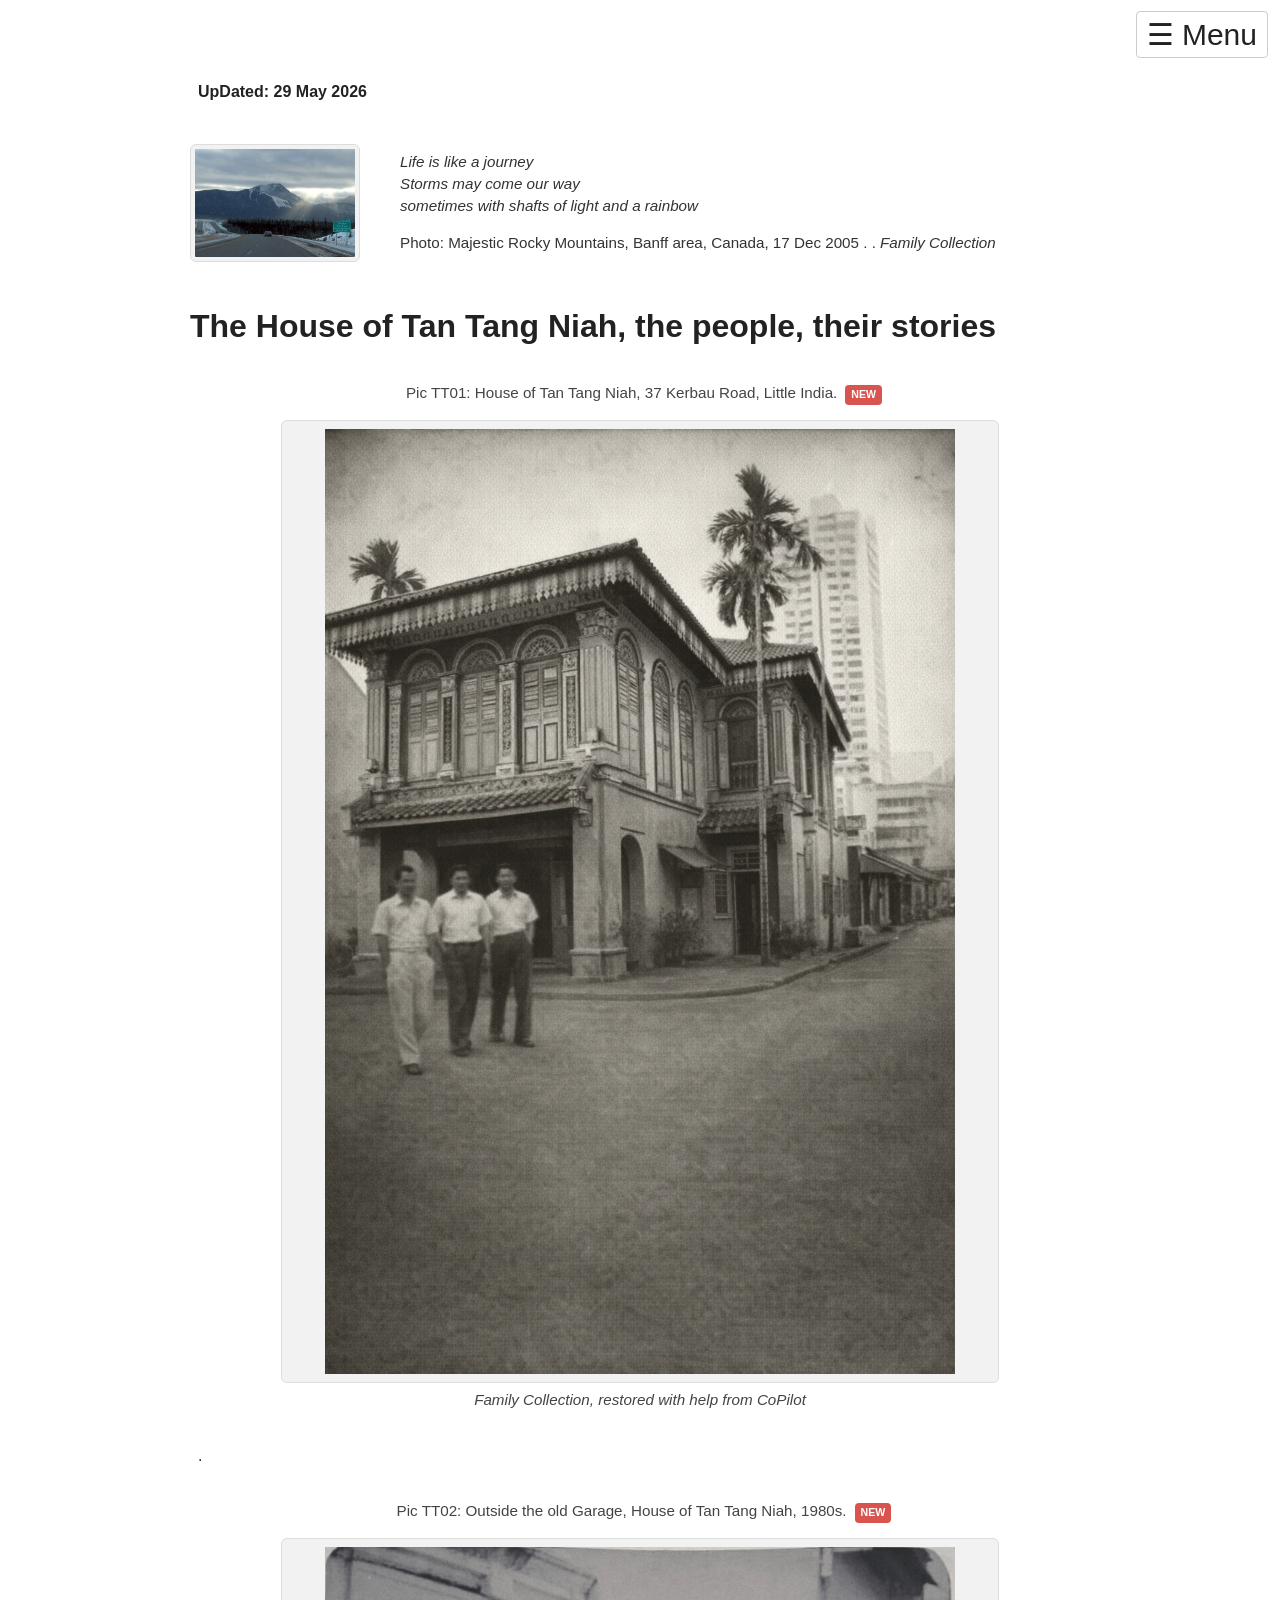
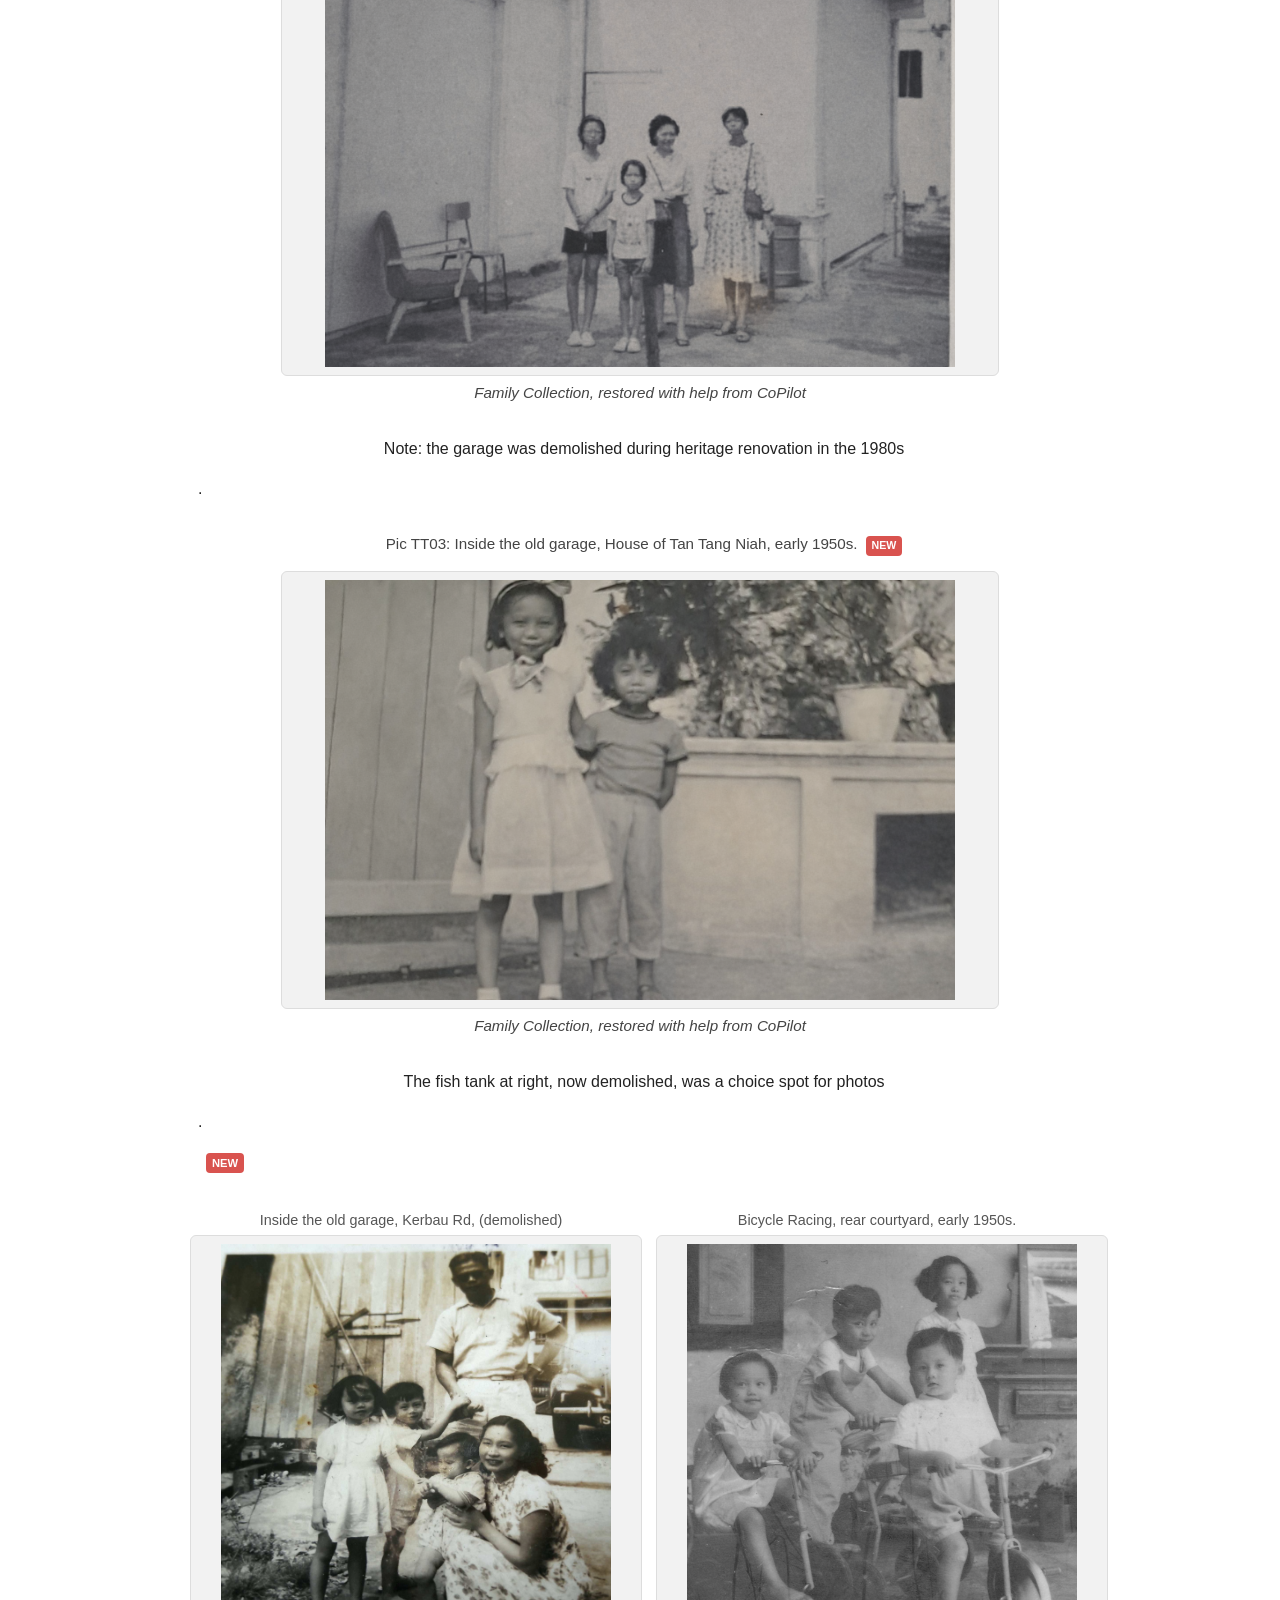
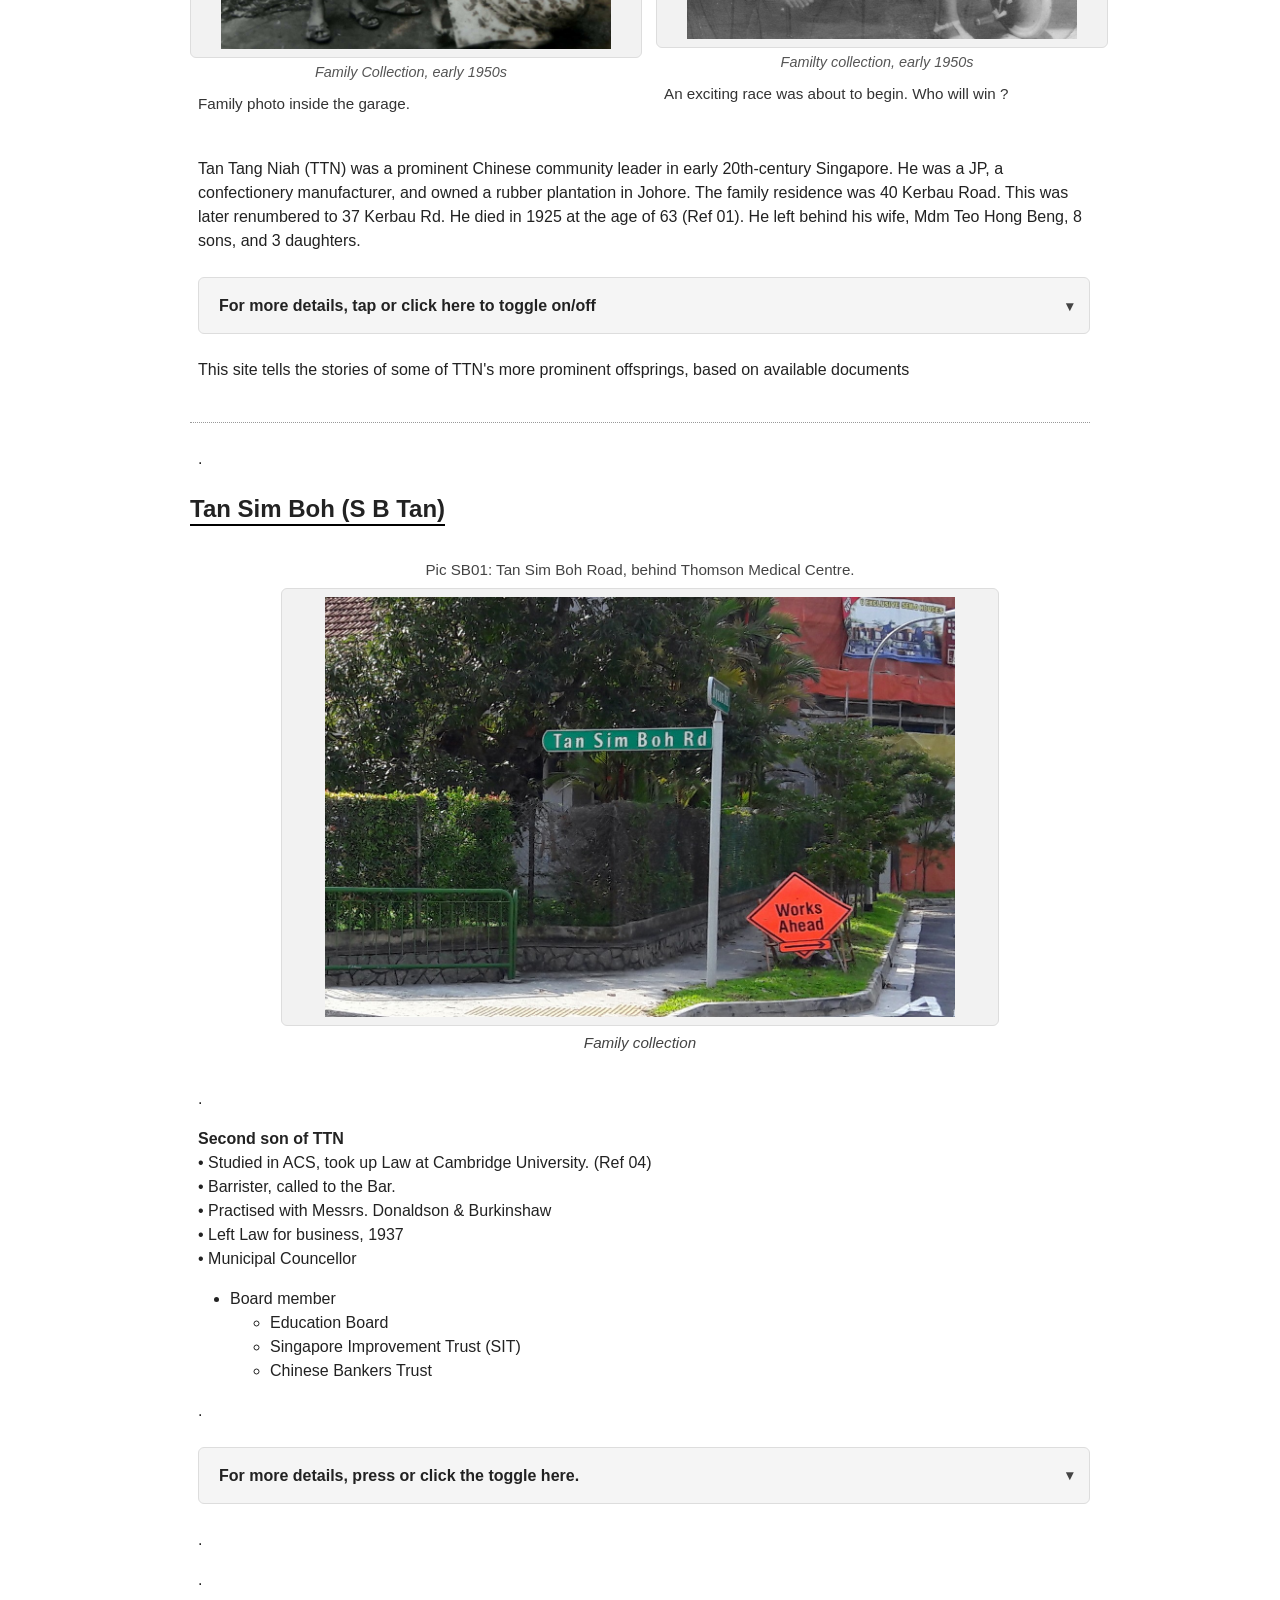
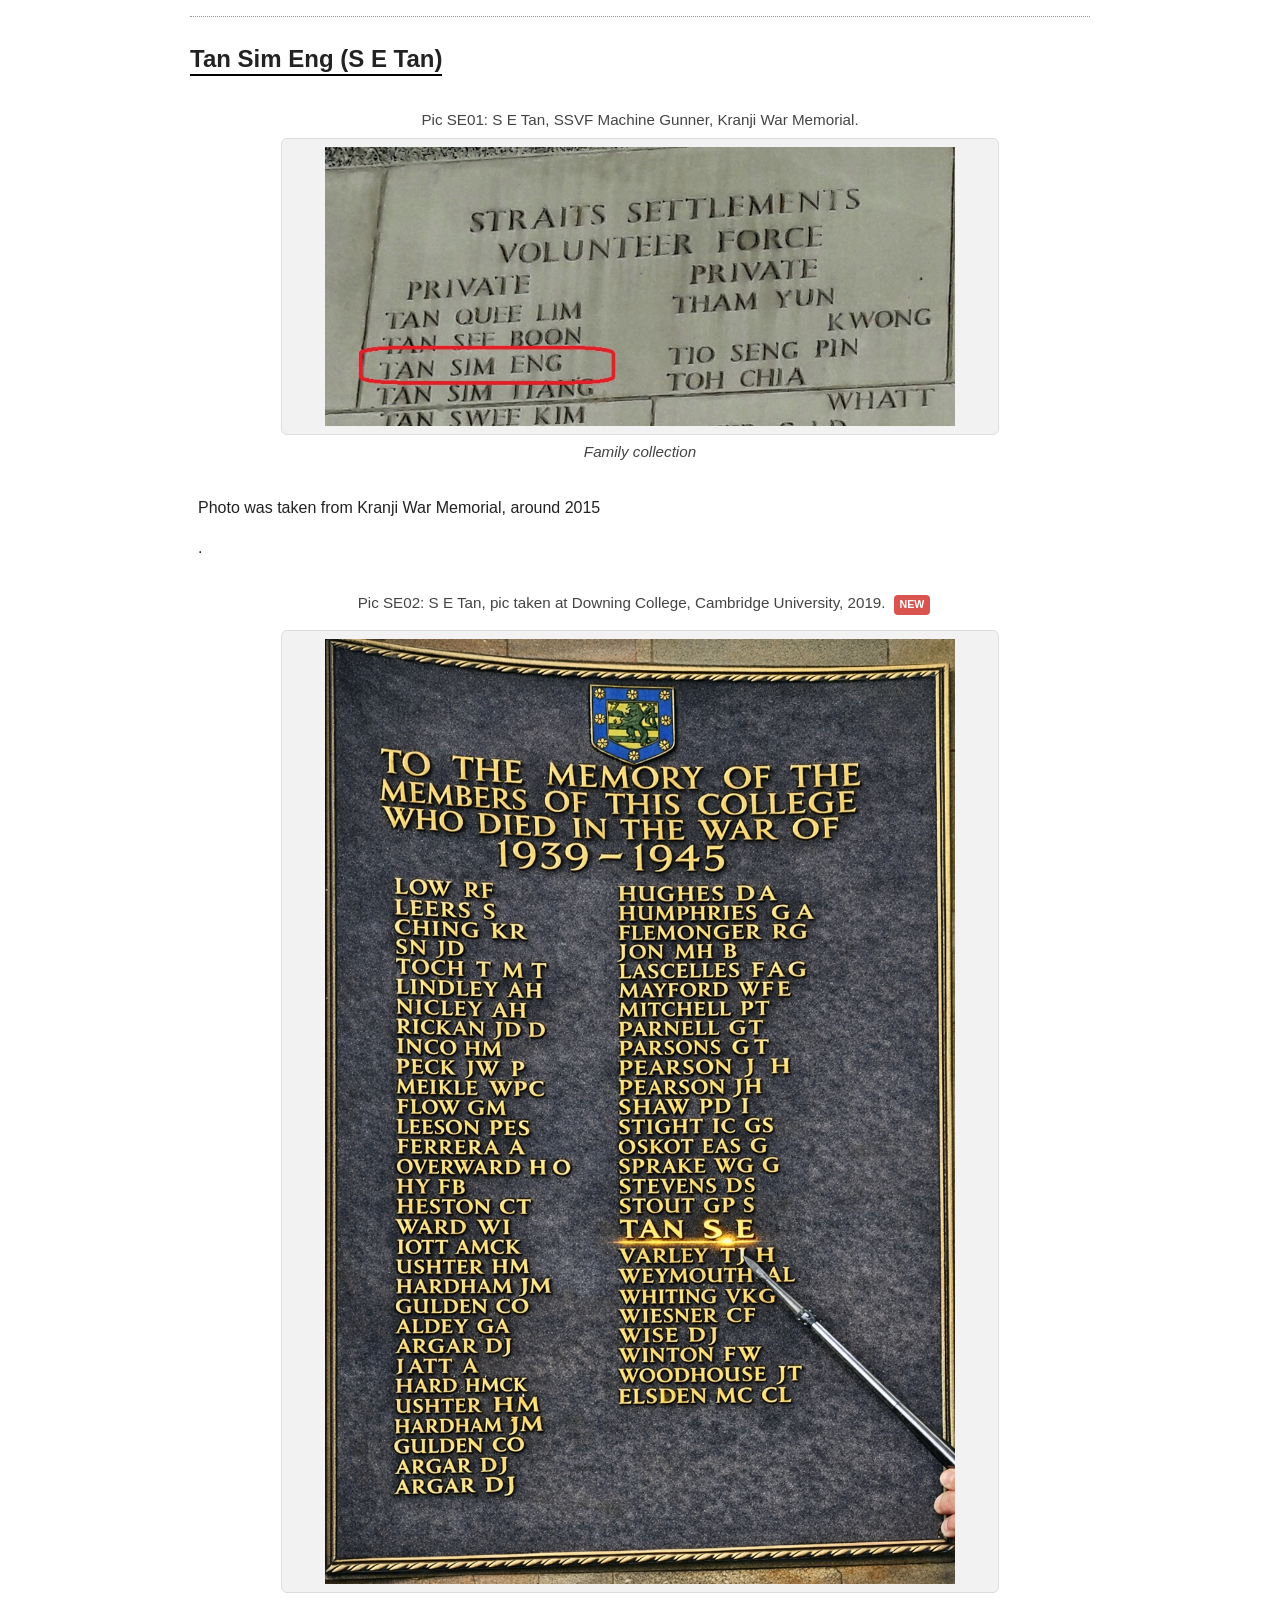
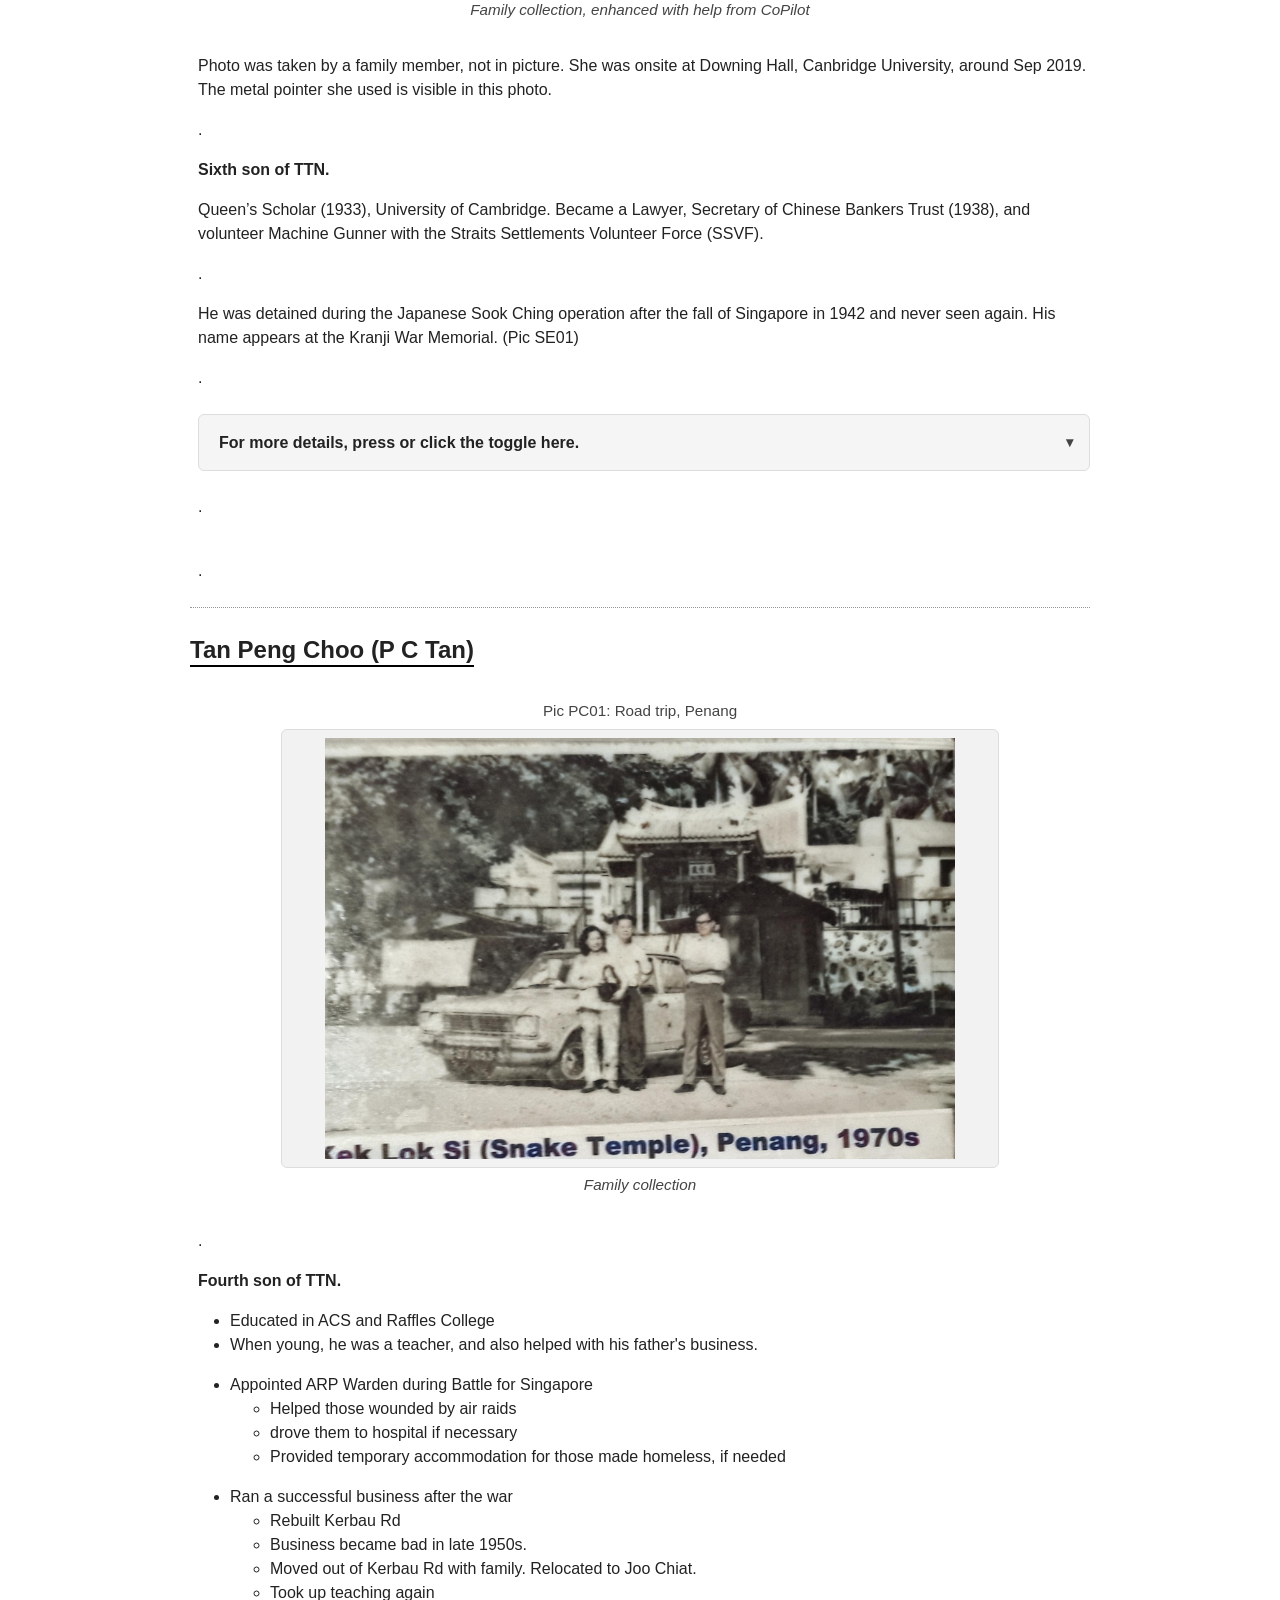
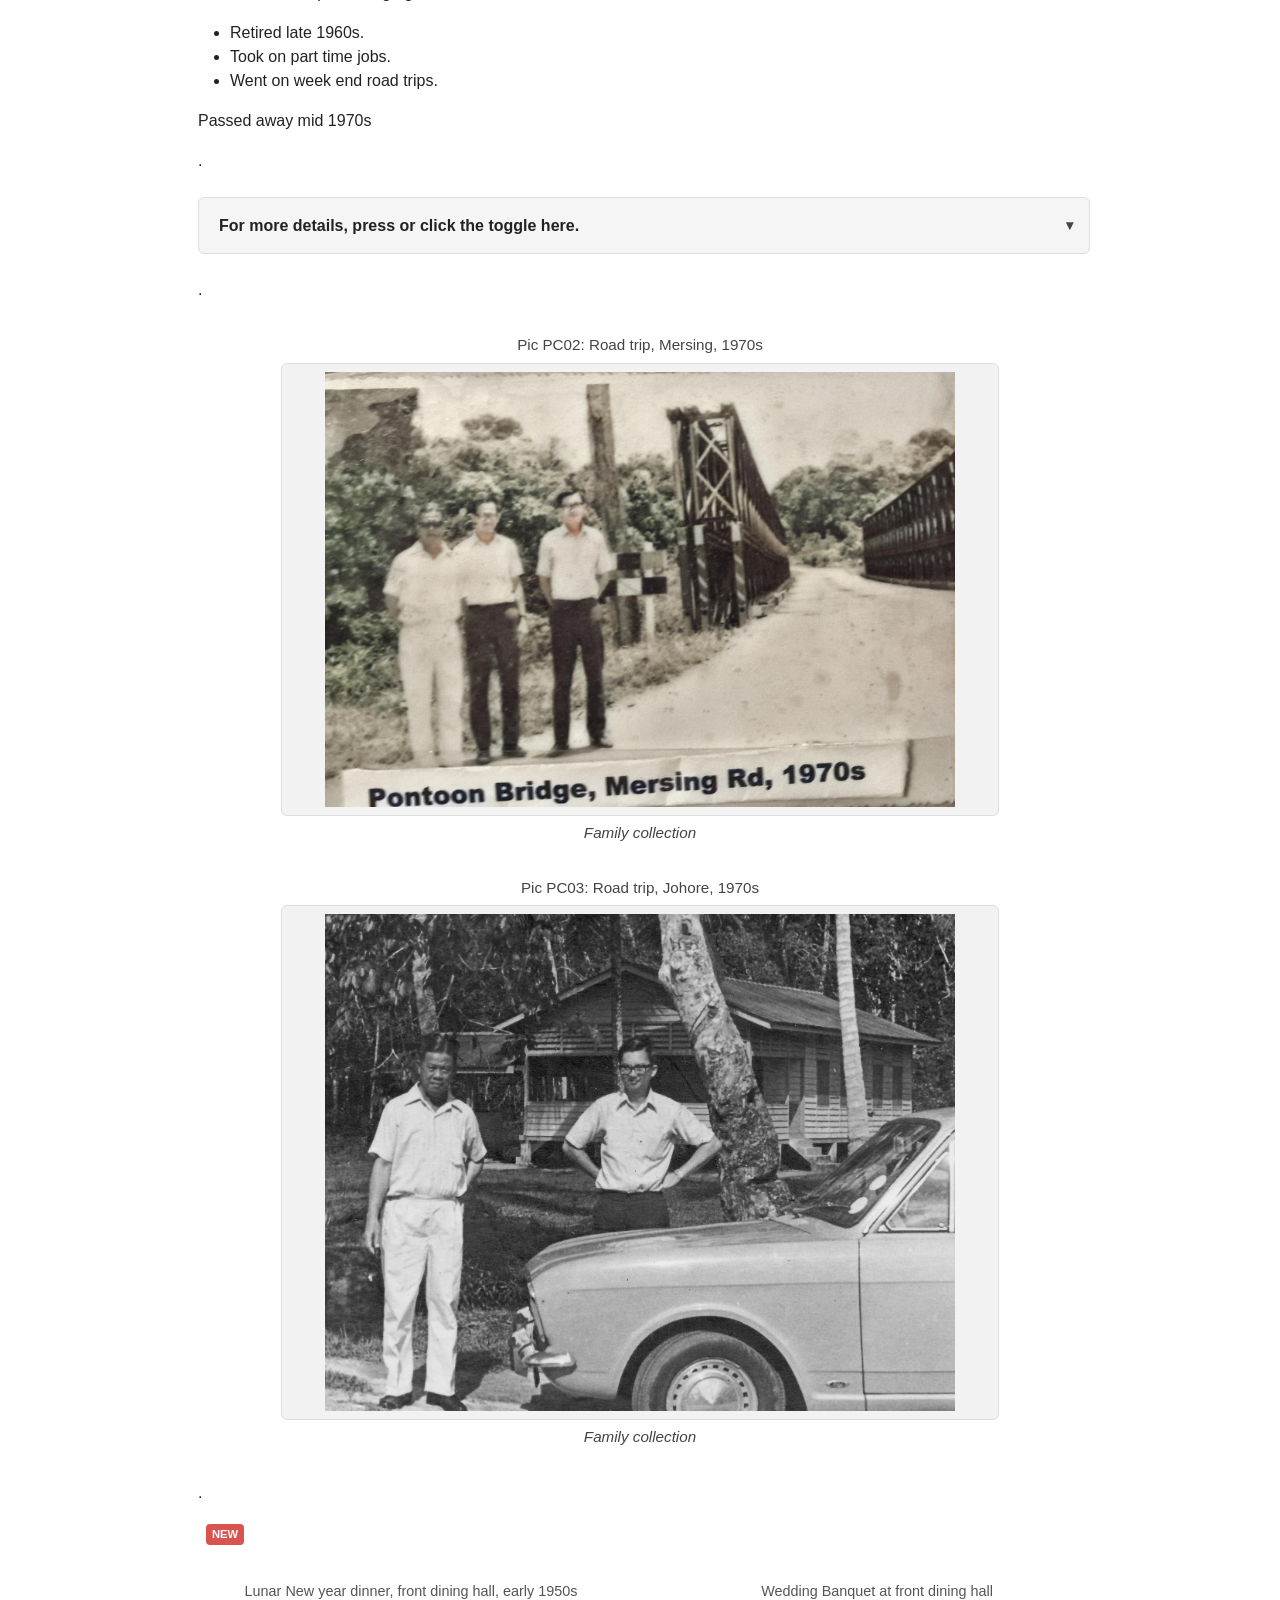
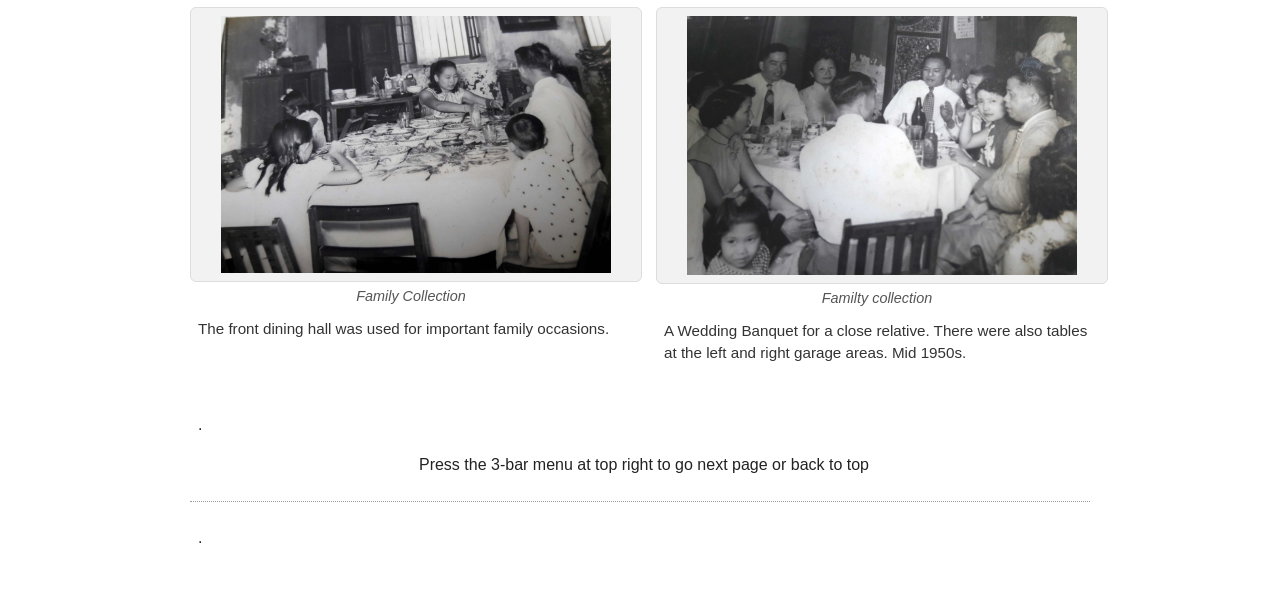
<file: index.html>
<!DOCTYPE html>
<html lang="en">

<head>
  <meta charset="UTF-8">
  <meta http-equiv="Content-Security-Policy"
      content="
        default-src 'self';
        script-src 'self';
        style-src 'self' 'unsafe-inline' blob:;
        img-src 'self';
        object-src 'none';
        base-uri 'self';
        frame-ancestors 'none';
      ">
  <meta http-equiv="X-Content-Type-Options" content="nosniff">
  <meta http-equiv="Referrer-Policy" content="no-referrer">
  <meta http-equiv="Permissions-Policy" content="geolocation=(), microphone=(), camera=()">

  <meta charset="UTF-8">
  <meta name="viewport" content="width=device-width, initial-scale=1">

  <title>TTN78 – Tan Family, People, Places, Stories Archive</title>

  <meta name="description" content="A historical and photographic archive documenting the Tan family’s stories, featuring rare images, locations, and Singapore history.">

  <link rel="canonical" href="https://SgHist78.github.io/ttn78/">

  <!-- Open Graph -->
  <meta property="og:title" content="TTN78 – Tan Family, the People, Places and Stories Archive">
  <meta property="og:description" content="A curated archive of Tan family history, early Singapore photographs, and heritage research.">
  <meta property="og:type" content="website">
  <meta property="og:url" content="https://SgHist78.github.io/ttn78/">
  <meta property="og:image" content="https://SgHist78.github.io/ttn78/img1/c-icon.jpg">

  <!-- Twitter Card -->
  <meta name="twitter:card" content="summary_large_image">
  <meta name="twitter:title" content="TTN78 – Tan Family Historical Archive">
  <meta name="twitter:description" content="A curated archive of Tan family history, stories, early Singapore photographs, and heritage research.">
  <meta name="twitter:image" content="https://SgHist78.github.io/ttn78/img1/c-icon.jpg">

  <!-- Optional favicon -->
<!-- link rel="icon" type="image/png" sizes="32x32" href="img1/c-icon.jpg" -->

  <!-- Structured Data: WebPage -->
  <script type="application/ld+json">
  {
    "@context": "https://schema.org",
    "@type": "WebPage",
    "name": "TTN78 – Tan Family Historical Archive",
    "description": "A historical and photographic archive documenting the Tan family’s stories, featuring rare images, locations, and Singapore history.",
    "url": "https://SgHist78.github.io/ttn78/",
    "image": "https://SgHist78.github.io/ttn78img1/c-icon-1.jpg"
  }
  </script>


  <title>The House of Tan Tang Niah, the people, their stories</title>
  <meta name="viewport" content="width=device-width, initial-scale=1">

  <!-- Externalised CSS -->
  <link rel="stylesheet" href="style.css">
  

  <!-- Externalised JS -->
  <script src="Script.js" defer></script>
</head>

<body>
<div class="hamburger-wrapper fixed-hamburger">
    <input type="checkbox" id="hamburger-toggle">
    <label for="hamburger-toggle" class="hamburger-icon">&#9776; Menu</label>

    <div class="hamburger-panel">
        <a href="index.html">Pg1: TTN Home Page</a>
        <a href="story3.html">Pg2: Ghosts ?  and More Heritage Photos</a>
        <a href="story2.html">Pg3: Farrer Park area and pioneer NS</a>
        <a href="index-UK.html">Pg4: Self Drive UK Trip, early 1980s</a>
    </div>
</div>

<div class="story-container">
   <p id="center-text"><strong>UpDated: 29 May 2026</strong><br></p>

<div class="grid-side-by-side small-image">
    <img src="img1/c-icon-1.jpg">
    <div><p><em>Life is like a journey<br>
            Storms may come our way<br>
            sometimes with shafts of light and a rainbow</em></p>
         <p>Photo: Majestic Rocky Mountains, Banff area, Canada, 17 Dec 2005 . . <em>Family Collection</em></p>
    </div>  
</div>

  <h1>The House of Tan Tang Niah, the people, their stories</h1>  

     <figure class="figure-block">
        <figcaption class="caption-large"><p class="new-item">
      Pic TT01: House of Tan Tang Niah, 37 Kerbau Road, Little India.</p>
        </figcaption>
        <div class="img-frame">
      <img src="img1/KerbauRd5.png" alt="House of Tan Tang Niah" >
        </div>
        <figcaption class="caption-large">
      <em>Family Collection, restored with help from CoPilot</em>
        </figcaption>
     </figure>
<p>.</p>
    <figure class="figure-block">
        <figcaption class="caption-large"><p class="new-item">
      Pic TT02: Outside the old Garage, House of Tan Tang Niah, 1980s.</p>
        </figcaption>
        <div class="img-frame">
      <img src="img1/Kerbau-gate-3.png" alt="Outside the old gate, 1980s" >
        </div>
        <figcaption class="caption-large">
      <em>Family Collection, restored with help from CoPilot</em>
        </figcaption>
   </figure>
<p class="center-text">Note: the garage was demolished during heritage renovation in the 1980s</p>
<p>.</p>

    <figure class="figure-block">
        <figcaption class="caption-large"><p class="new-item">
      Pic TT03: Inside the old garage, House of Tan Tang Niah, early 1950s.</p>
        </figcaption>
        <div class="img-frame">
      <img src="img1/Kerbau-tank-2.png" alt="Inside the old garage, early 1950s" >
        </div>
        <figcaption class="caption-large">
      <em>Family Collection, restored with help from CoPilot</em>
        </figcaption>
     </figure>
<p class="center-text">The fish tank at right, now demolished, was a choice spot for photos</p>
<p>.</p>
<p class="new-item">
<div class="two-pics-row">
<!--Left PIC -->
        <div class="pic-box">
        <div class="caption-top">Inside the old garage, Kerbau Rd, (demolished) </div>

        <div class="img-frame equal-height">
      <img src="img2/garagedoor.jpg" alt="Old garage at Kerbau Rd">
        </div>

        <div class="caption-bottom"><em>Family Collection, early 1950s</em></div>

    <p class="pic-comment">
      Family photo inside the garage.
    </p>
       </div>  <!-- pic box -->

  <!-- RIGHT PIC -->
       <div class="pic-box">
       <div class="caption-top">Bicycle Racing, rear courtyard, early 1950s.</div>

       <div class="img-frame equal-height">
      <img src="img2/cycle.jpg" alt="cycle race rear courtyard">
       </div>

      <div class="caption-bottom"><em>Familty collection, early 1950s</em></div>

    <p class="pic-comment">
      An exciting race was about to begin. Who will win ?
    </p>
      </div>  <!-- pic box -->

    </div>  <!-- 2 pics row -->


    <div class="section">
    
 
    <p>Tan Tang Niah (TTN) was a prominent Chinese community leader in early 20th‑century Singapore. He was a JP, a confectionery manufacturer, and owned a rubber plantation in Johore. The family residence was 40 Kerbau Road. This was later renumbered to 37 Kerbau Rd. He died in 1925 at the age of 63 (Ref 01). He left behind his wife, Mdm Teo Hong Beng, 8 sons, and 3 daughters.</p>
   

<div class="text-blob">
  <input type="checkbox" id="blob1" class="blob-toggle">

  <label for="blob1" class="blob-summary">
    For more details, tap or click here to toggle on/off
  </label>

  <div class="blob-content">
    <p> Positions he held included :</p>
    <ul>
      <li> President of Chung Cheng School</li>
      <li> assisted in Cheong Poon Girls School </li>
      <li> Hon Treasurer of Chinese High School</li>  
      <li> an active member of the Chinese Chamber of Commerce</li>
      <li> President of Poh Chek Kiong association</li>
      <li> member of Poh Leong association</li>
      <li> a Justice of the Peace (JP)</li>
    </ul>

<p>Ref 01: Orbiturary<em>Straits Times 1 Jul 1925 pg 8</em></p>
    <p>TTN married Mdm Teo Hong Beng , to whom he bequeathed the family home at 37 Kerbau Rd. This home was later designated a National Monument and acquired by the Singapore Government.</p>
    <p> Mdm Teo Hong Beng passed away 30 Jun 1940.(Ref 02)</p>
<p>Ref 02: Orbituary - Mrs Tan Tang Niah.<em>Straits Times 2 Jul 1940 pg 2</em></p>
<p> Sons and daughters of Tang Tang Niah</p>
<p> Note: Tan Boon Chiat, in the Table below, was TTN's son from his first wife</p>
<span style="border-bottom: 2px solid #000; padding-bottom: 2px;">
  <strong>Sons and Daughters of TTN</strong>
</span>

<table class="family-table">
  <tr><th>Sons</th><th>Daughters</th></tr>
  <tr><td>Tan Boon Chiat</td><td>Tan Biau Eng (Mrs Kang Tiang Kim)</td></tr>
  <tr><td>Tan Sim Boh</td><td>Tan Biau Hwa (Mrs Cheong Ann Sim)</td></tr>
  <tr><td>Tan Sim Teck</td><td>Tan Biau Luan (Mrs Lim Peng Han)</td></tr>
  <tr><td>Tan Peng Choo</td><td></td></tr>
  <tr><td>Tan Sim Keng</td><td></td></tr>
  <tr><td>Tan Sim Eng</td><td></td></tr>
  <tr><td>Tan Kim Hoe</td><td></td></tr>
  <tr><td>Tan Kim Guan</td><td></td></tr>
</table>
  
  </div>   <!-- blob-content -->
</div>     <!-- text-blob -->

 <p>This site tells the stories of some of TTN's more prominent offsprings, based on available documents</p>

</div> <!-- section -->

<div class="dotted-divider"></div>
<p>.</p>

  <!-- S. B. Tan -->
  <div class="section">
    <h2> <span style="border-bottom: 2px solid #000; padding-bottom: 2px;">
             <strong>Tan Sim Boh (S B Tan)</strong> 
         </span>
    </h2>

    <figure class="figure-block">     
      <figcaption class="caption-large">
        Pic SB01: Tan Sim Boh Road, behind Thomson Medical Centre. 
      </figcaption>
      <div class="img-frame">
        <img src="img1/tsbRd.jpg" alt="Tan Sim Boh" >
      </div>
      <figcaption class="caption-large">
        <em>Family collection</em>
      </figcaption>
    </figure>
<p>.</p>
    <p><strong>Second son of TTN</strong><br>
    • Studied in ACS, took up Law at Cambridge University. (Ref 04)<br>
    • Barrister, called to the Bar.<br>
    • Practised with Messrs. Donaldson & Burkinshaw<br>
    • Left Law for business, 1937<br>
    • Municipal Councellor</p>
    <ul>
      <li>Board member</li>
       <ul>
        <li>Education Board</li>
        <li>Singapore Improvement Trust (SIT)</li>
        <li>Chinese Bankers Trust</li>
       </ul>
    </ul>
 <p>.</p>
<div class="text-blob">
  <input type="checkbox" id="blob2" class="blob-toggle">

  <label for="blob2" class="blob-summary">
    For more details, press or click the toggle here.
  </label>   
  <div class="blob-content">
     <p><strong>Public Service</strong><br>
    • Municipal Commissioner (Ref 03)<br>
    • Board member Education Board, 1941 (Ref 05)<br>
    • Board member, Singapore Improvement Trust (SIT) (Ref 06)<br>
    • Board member, Chinese Bankers Trust Co (Ref 07)<br>
    • Justice of the Peace (JP)</p>
<p>.</p>
<p>Ref 03: S B Tan, 34, youngest Municipal Commissioner.<em>Malaya Tribune, 23 Oct 1935, Pg 19</em><br>
Ref 04: S B, ACS old boy gives talk <em>Malaya Tribune, 20 Jun 1923, Pg 6</em><br>
Ref 05: Education Board Member <em>Straits Times, 11 Jan 1941, Pg 11</em><br>
 Ref 06: Singapore Improvement Trust (SIT) <em>Straits Times, 26 Aug 1939, Pg 14.</em><br>
 Ref 07: Bankers' Meeting <em>Malaya Tribune, 6 Oct 1938, Pg 20</em></p>
<p>.</p>
    <p><strong>Military Service</strong></p>
    <ul>
    <li>Captain, Chinese Company, Singapore Volunteer Corps (S.V.C.).</li>
    <li> Died February 1942 during the Battle of Singapore.</li>
    </ul>
    <p><strong>Personal Life</strong></p>
    <p>Married Margaret Chang on 14 October 1933 in Shanghai.
    Tan Sim Boh Road, behind Thomson Medical Centre, is named in his honour.
    </p>
  </div> <!-- blob content -->
</div>  <!-- blob text -->
<p>.</p>

</section> <!-- s b tan -->
<p>.</p>

<div class="dotted-divider"></div>
  <!-- S. E. Tan -->

<div class="section">
    <h2>
        <span style="border-bottom: 2px solid #000; padding-bottom: 2px;">
             <strong>Tan Sim Eng (S E Tan)</strong> 
         </span>
    </h2>


</h2>

    <figure class="figure-block">
      <figcaption id="SE01" class="caption-large">
        Pic SE01: S E Tan, SSVF Machine Gunner, Kranji War Memorial. 
      </figcaption>
      <div class="img-frame">
        <img src="img1/SE1.jpg" alt="Tan Sim Eng" >
      </div>
      <figcaption class="caption-large">
        <em>Family collection</em>
      </figcaption>
    </figure>
<p id="center-text">Photo was taken from Kranji War Memorial, around 2015</p>
<p>.</p>
 <figure class="figure-block">
      <figcaption id="SE02" class="caption-large"><p class="new-item">
        Pic SE02: S E Tan, pic taken at Downing College, Cambridge University, 2019.</p>
      </figcaption>
      <div class="img-frame">
        <img src="img1/SE-Downing-3.png" alt="Tan Sim Eng - memorial, Downing College, Cambridge, 2019." >
      </div>
      <figcaption class="caption-large">
        <em>Family collection, enhanced with help from CoPilot</em>
      </figcaption>
    </figure>
<p id="center-text">Photo was taken by a family member, not in picture. She was onsite at Downing Hall, Canbridge University, around Sep 2019. The metal pointer she used is visible in this photo.</p>
<p>.</p>
    <p><strong>Sixth son of TTN. </strong></p>
    <p>Queen’s Scholar (1933), University of Cambridge. Became a Lawyer, Secretary of Chinese Bankers Trust (1938), and volunteer Machine Gunner with the Straits Settlements Volunteer Force (SSVF).</p>
<p>.</p>
    <p>He was detained during the Japanese Sook Ching operation after the fall of Singapore in 1942 and never seen again. His name appears at the Kranji War Memorial. (Pic SE01)</p>
<p>.</p>
   

<div class="text-blob">
  <input type="checkbox" id="blob3" class="blob-toggle">

  <label for="blob3" class="blob-summary">
    For more details, press or click the toggle here.
  </label>

  <div class="blob-content">
    <p>
       Note: Tens of thousands of male Chinese of fighting age were murdered by the Japanese Secret Police shortly after the fall of Singapore on 14th Feb 1942. This massacre is known as the Sook Ching massacre.
    </p>
<p><strong>Education</strong></p>
    <ul>
     <li> Studied in ACS. Honours, Cambridge Certificate, 1929 (Ref 08)</li>
     <li> Won Queen's Scholarship, 1932 (Ref 09)</li>
     <li> Studied Law at Cambridge (Ref 10)</li>
     <li> Graduated 1938/1939, returned to Singapore.(Ref 10)</li>
    </ul>
   <p>.</p>
   
   <p><strong>Career</strong></p>
   <ul>
     <li> Lawyer, and Sceretary to the Chinese Bankers Trust (Ref 06)</li>
   </ul>
   <p></p>
   <p><strong>Military Sevice</strong></p>
     <li> Volunteer machine gunner, SSVF (Pic SE01)</li>
     <li> Killed by Japanese Secret Police after fall of Singapore </li>
    </ul>
<p>.</p>
<p>Ref 08: S E Tan, ACS Exam Results.<em>Singapore Free Press and Mercantile Advertiser, 9 Apr 1930, Pg 7 </em><br>
Ref 09: Queen's Scholar <em>Straits Times 22 Dec 1932 Pg 12</em><br>
Ref 03: Graduation, and return <em>Straits Budget 4 Jul 1940 Pg 6</em></p>
  </div>   <!-- blob-content -->
</div>     <!-- text-blob  -->
<p>.</p>
    
  </div>   <!-- s e tan -->
<p>.</p>

<div class="dotted-divider"></div>

  <!-- P. C. Tan -->
<div class="section">
    <h2> 
        <span style="border-bottom: 2px solid #000; padding-bottom: 2px;">
             <strong>Tan Peng Choo (P C Tan)</strong> 
         </span>
    </h2>


   </h2>

<figure class="figure-block">
      <figcaption class="caption-large">
        Pic PC01: Road trip, Penang
      </figcaption>
      <div class="img-frame">
        <img src="img1/kekloksi.jpg" alt="P. C. Tan">
      </div>
      <figcaption class="caption-large">
        <em>Family collection</em>
      </figcaption>
 </figure>
<p>.</p>
  <p><strong> Fourth son of TTN. </strong> </p>
  <ul>
   <li>Educated in ACS and Raffles College</li>
   <li>When young, he was a teacher, and also helped with his father's business.</li>
  </ul>
  <ul>
  <li>Appointed ARP Warden during Battle for Singapore</li>
     <ul>
        <li>Helped those wounded by air raids </li>
        <li>drove them to hospital if necessary</li>
        <li>Provided temporary accommodation for those made homeless, if needed</li>
     </ul>
  </ul>
  <ul>
    <li>Ran a successful business after the war</li>
      <ul>
         <li>Rebuilt Kerbau Rd</li>
         <li>Business became bad in late 1950s.</li>
         <li>Moved out of Kerbau Rd with family. Relocated to Joo Chiat.</li>
         <li>Took up teaching again</li>
      </ul>
  </ul>
 <ul>
  <li>Retired late 1960s.</li>
  <li>Took on part time jobs.</li>
  <li>Went on week end road trips.</li>
 </ul>
  <p>Passed away mid 1970s</li></p>
<p>.</p>
<div class="text-blob">
  <input type="checkbox" id="blob4" class="blob-toggle">

  <label for="blob4" class="blob-summary">
    For more details, press or click the toggle here.
  </label>

  <div class="blob-content">
    <p><strong>Pre war Years</strong></p>
    <p>Singapore was bombed by the Japanese in late 1941 during the Battle for Singapore. 40 Kerbau Road (later renumbered 37 Kerbau Road) served as an ARP (Air Raid Precaution) Post during this time. P. C. was appointed the ARP Warden for a sub zone of Kandang Kerbau Division(Ref 11). </p>

<p>As ARP Warden, part of P C's duty was to check at night for naked lights from houses. Recalcitrant Households who flouted the prevailing wartime "Blackout" regulation were charged in Court. Naked lights in time of war put the entire community at risk.</p>
<p> People in the neighborhood who were wounded, homeless or needed help went to see P C. He told stories of driving  the wounded to hospital, or to the docks to pick up supplies, at times, even when the air raid was still in progress.</p>
<p>PC also told a story about SB's dog. SB had an Alsatian. The Alsatian refused to eat when his master failed to return, after the fall of Singapore. The dog died shortly after.</p>
    <p>After the fall of Singapore, PC managed to evade the Sook Ching dragnet, and escaped to the Cameron Highlands.</p>

    <p><strong>Postwar Years</strong></p>
    <p>He returned to Singapore in 1946, after the British recaptured Singapore. He started a successful business, and little by little, rebuilt the family house, which had been looted, and in a bad state.</p>
   <p>He later took on teaching both full-time and part‑time when business became bad. He passed away in the mid-1970s</p>

<p><strong>Education</strong></p>
 <ul>
  <li> ACS, Senior Cambridge, 1929 (Ref 12)</li>
  <li> Raffles College, 1932 (Ref 13)</li>
 </ul>
<p>.</p>
<p><strong>Pre-War Working Life</strong></p>
<ul>
  <li>Helped run his father's rubber plantation in Johore</li>
  <li>Taught Basic English (Ref 14)</li>
  <li>Active contributor to local community (Ref 15)</li>
  <li>Keen Chess player (Ref 16)</li>
</ul>
<p>.</p>
<p><strong>Wartime Service</strong></p>
 <ul>
  <li>ARP Warden, Kandang Kerbau Zone, during Battle for Singapore, 1941/42 (Ref 11)</li>
 </ul>
<p>.</p>   
<p><strong>Post War</strong></p>
  <ul>
   <li>He ran a successful business, restored Kerbau Road, bit by bit</li>
   <li>In the early 1950s, Singapore was not as safe and secure as it is today. PC told of times when gangsters openly came to his office in broad daylight, and demanded "protection money" (Ref 17, gang extortion). </li>
   <li>In the late 1950s, P C and his young family moved out of Kerbau Road and went to stay in the Katong/Joo Chiat area</li>
   <li>In the early 1970s, in semi-retirement, P C also took time to enjoy road trips. </li>
   <li>He passed on in the mid 1970s.</li>
  </ul>
<p>.</p>
<p>Ref 11: Govt ARP Warden Notice, 13 Jan 1942<em> Singapore Free Press, 13 Jan 1942, Page 3</em><br>
   Ref 12: ACS Exam Result<em> Singapore Free Press and Mercantile Advertiser, 13 Mar 1929, Pg 12</em><br>
   Ref 13: Raffles College <em>Straits Times, 18 Apr 1932, Pg 12</em><br>
   Ref 14: Basic English Course <em>Straits Times, 27 Oct 1936, Pg 10</em><br>
   Ref 15: School fee<em> Malaya Tribune, 29 Nov 1929 pg 2</em><br>
   Ref 16: Chess<em> Straits Times, 6 Jan 1939, pg 23</em><br>
   Ref 17: Extortion <em>Singapore Standard, 23 Mar 1956, Pg 1</em><br>
    </p>
  </div>  <!-- blob-content -->
</div>    <!-- blob-text -->

<p>.</p>
 <figure class="figure-block">
      <figcaption class="caption-large">
        Pic PC02: Road trip, Mersing, 1970s
      </figcaption>

      <div class="img-frame">
        <img src="img1/Pontoon.jpg" alt="Pontoon Bridge on the road to Mersing">
      </div>
      <figcaption class="caption-large">
        <em>Family collection</em>
      </figcaption>
 </figure>

<figure class="figure-block">
      <figcaption class="caption-large">
        Pic PC03: Road trip, Johore, 1970s
      </figcaption>

      <div class="img-frame">
        <img src="img1/johore.jpg" alt="House on the road to Mersing">
      </div>
      <figcaption class="caption-large">
        <em>Family collection</em>
      </figcaption>
 </figure>

<p>.</p>

<p class="new-item">
<div class="two-pics-row">
  <!-- LEFT PIC -->
  <div class="pic-box">
    <div class="caption-top">Lunar New year dinner, front dining hall, early 1950s</div>

    <div class="img-frame equal-height">
      <img src="img2/dininghall.jpg" alt="Old dining hall at Kerbau Rd">
    </div>

    <div class="caption-bottom"><em>Family Collection</em></div>

    <p class="pic-comment">
      The front dining hall was used for important family occasions.
    </p>
  </div> <!-- pic box -->

  <!-- RIGHT PIC -->
  <div class="pic-box">
    <div class="caption-top">Wedding Banquet at front dining hall</div>

    <div class="img-frame equal-height">
      <img src="img2/dininghall2.jpg" alt="wedding banquet, front dining hall, early 1950s">
    </div>

    <div class="caption-bottom"><em>Familty collection</em></div>

    <p class="pic-comment">
      A Wedding Banquet for a close relative. There were also tables at the left and right garage areas. Mid 1950s.
    </p>
  </div>  <!-- pic box -->

</div> <!-- 2 pics row -->

</div> <!-- p c tan section -->
<p>.</p>

   <p class="center-text">Press the 3-bar menu at top right to go next page or back to top</p>
<div class="dotted-divider"></div>

<p>.</p>
</div> <!-- Story container -->
</body>
</html>
</file>
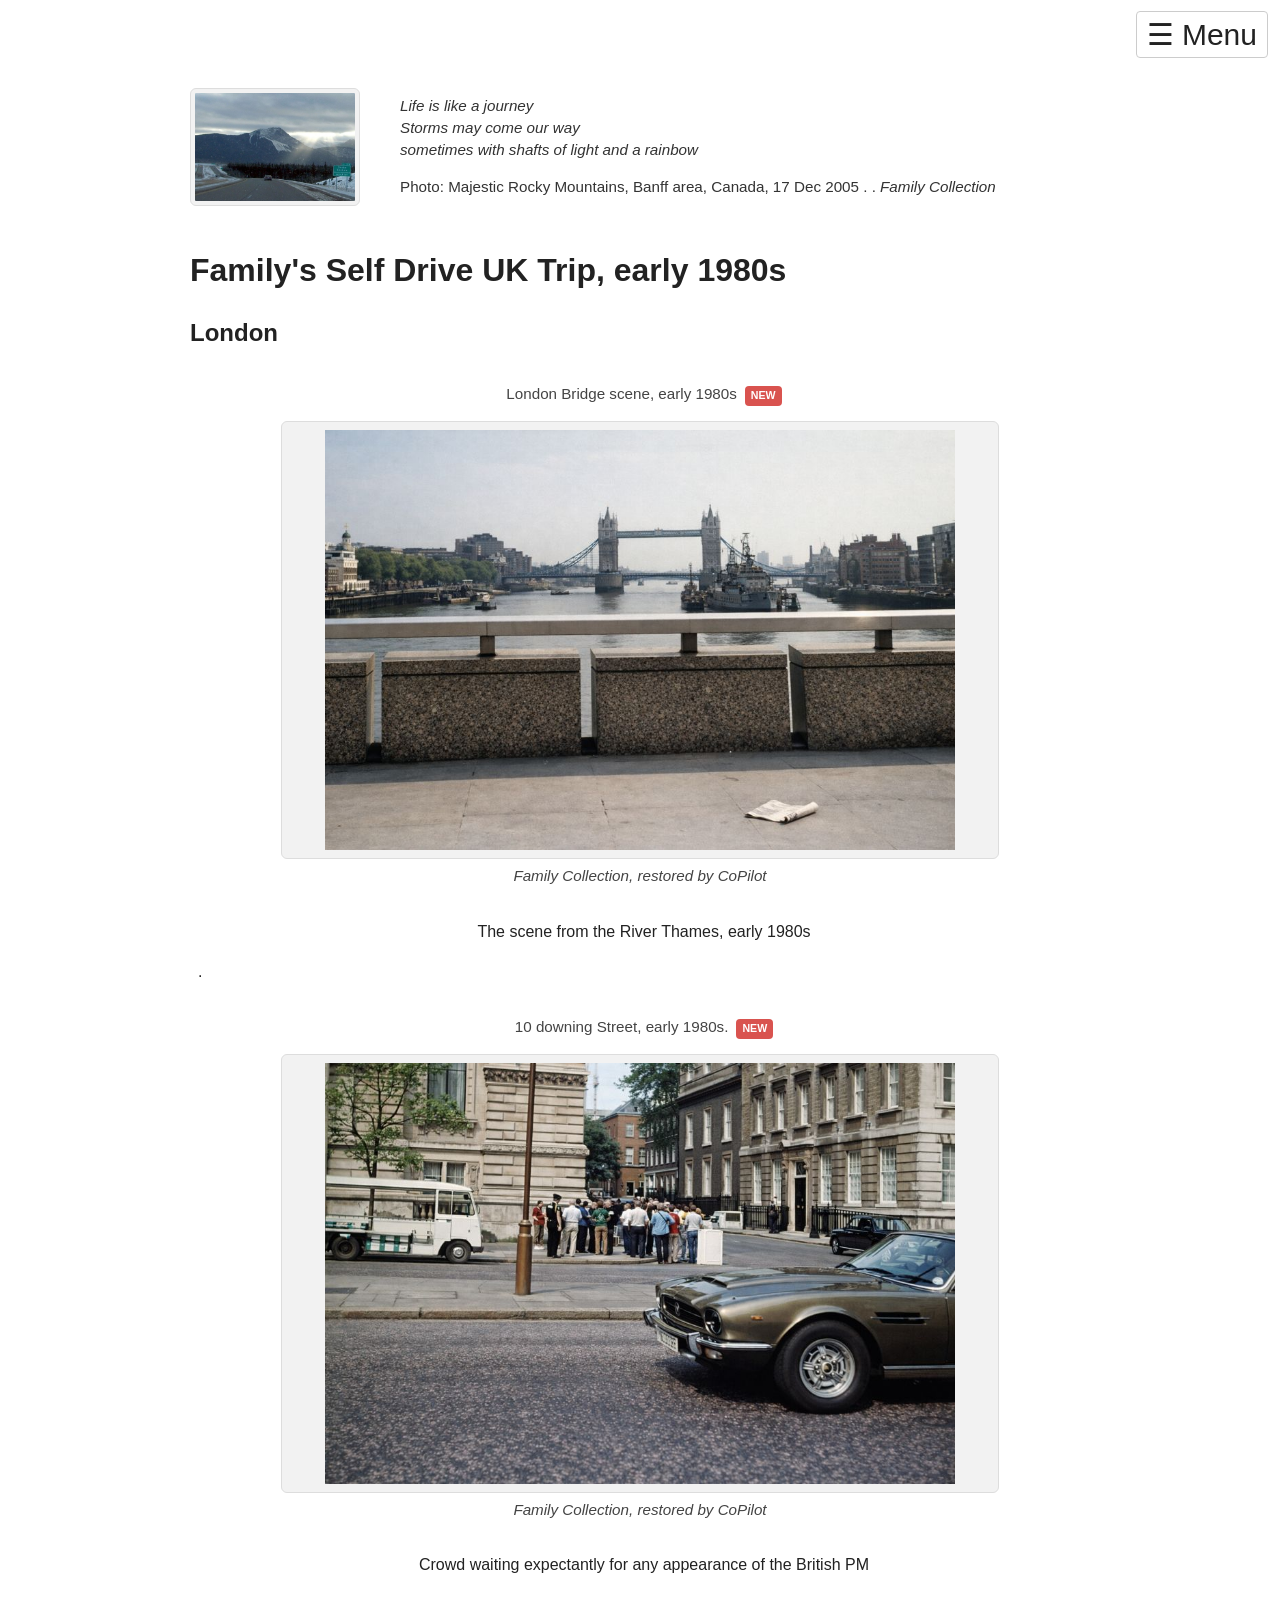
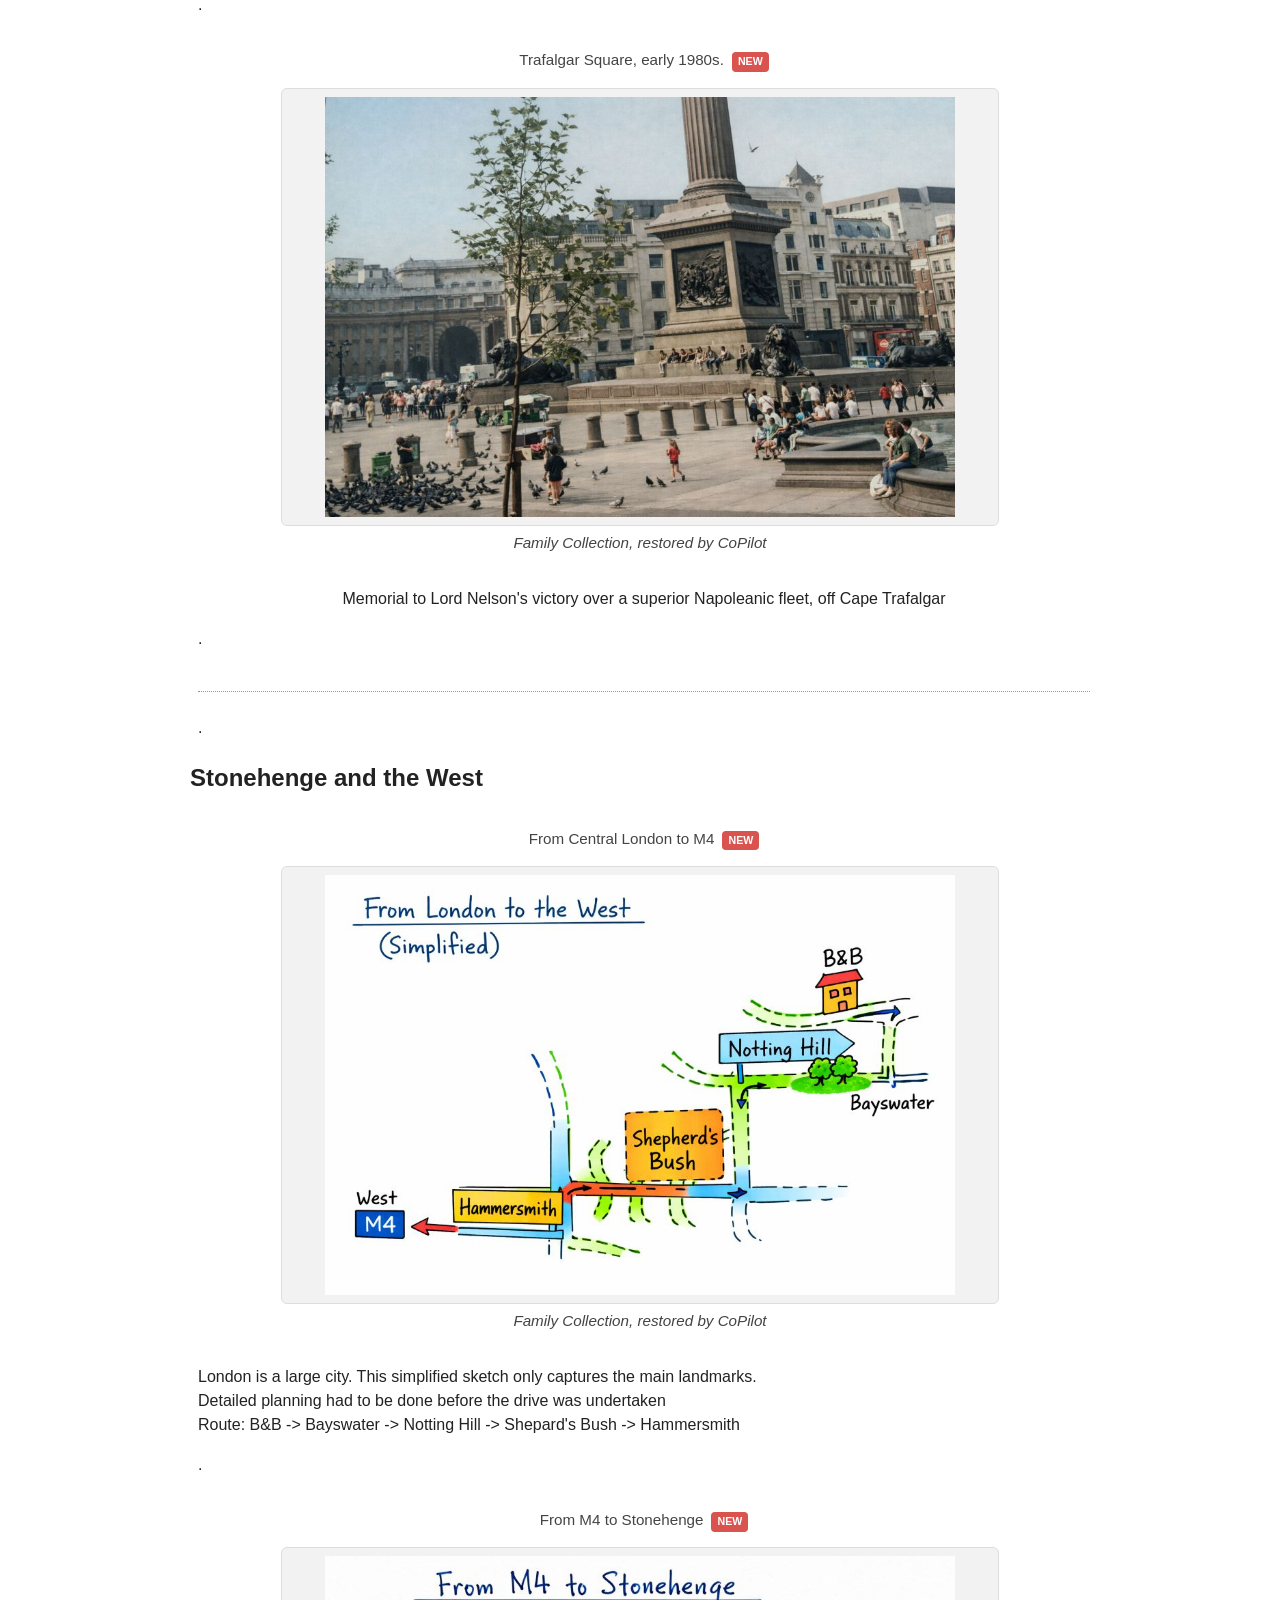
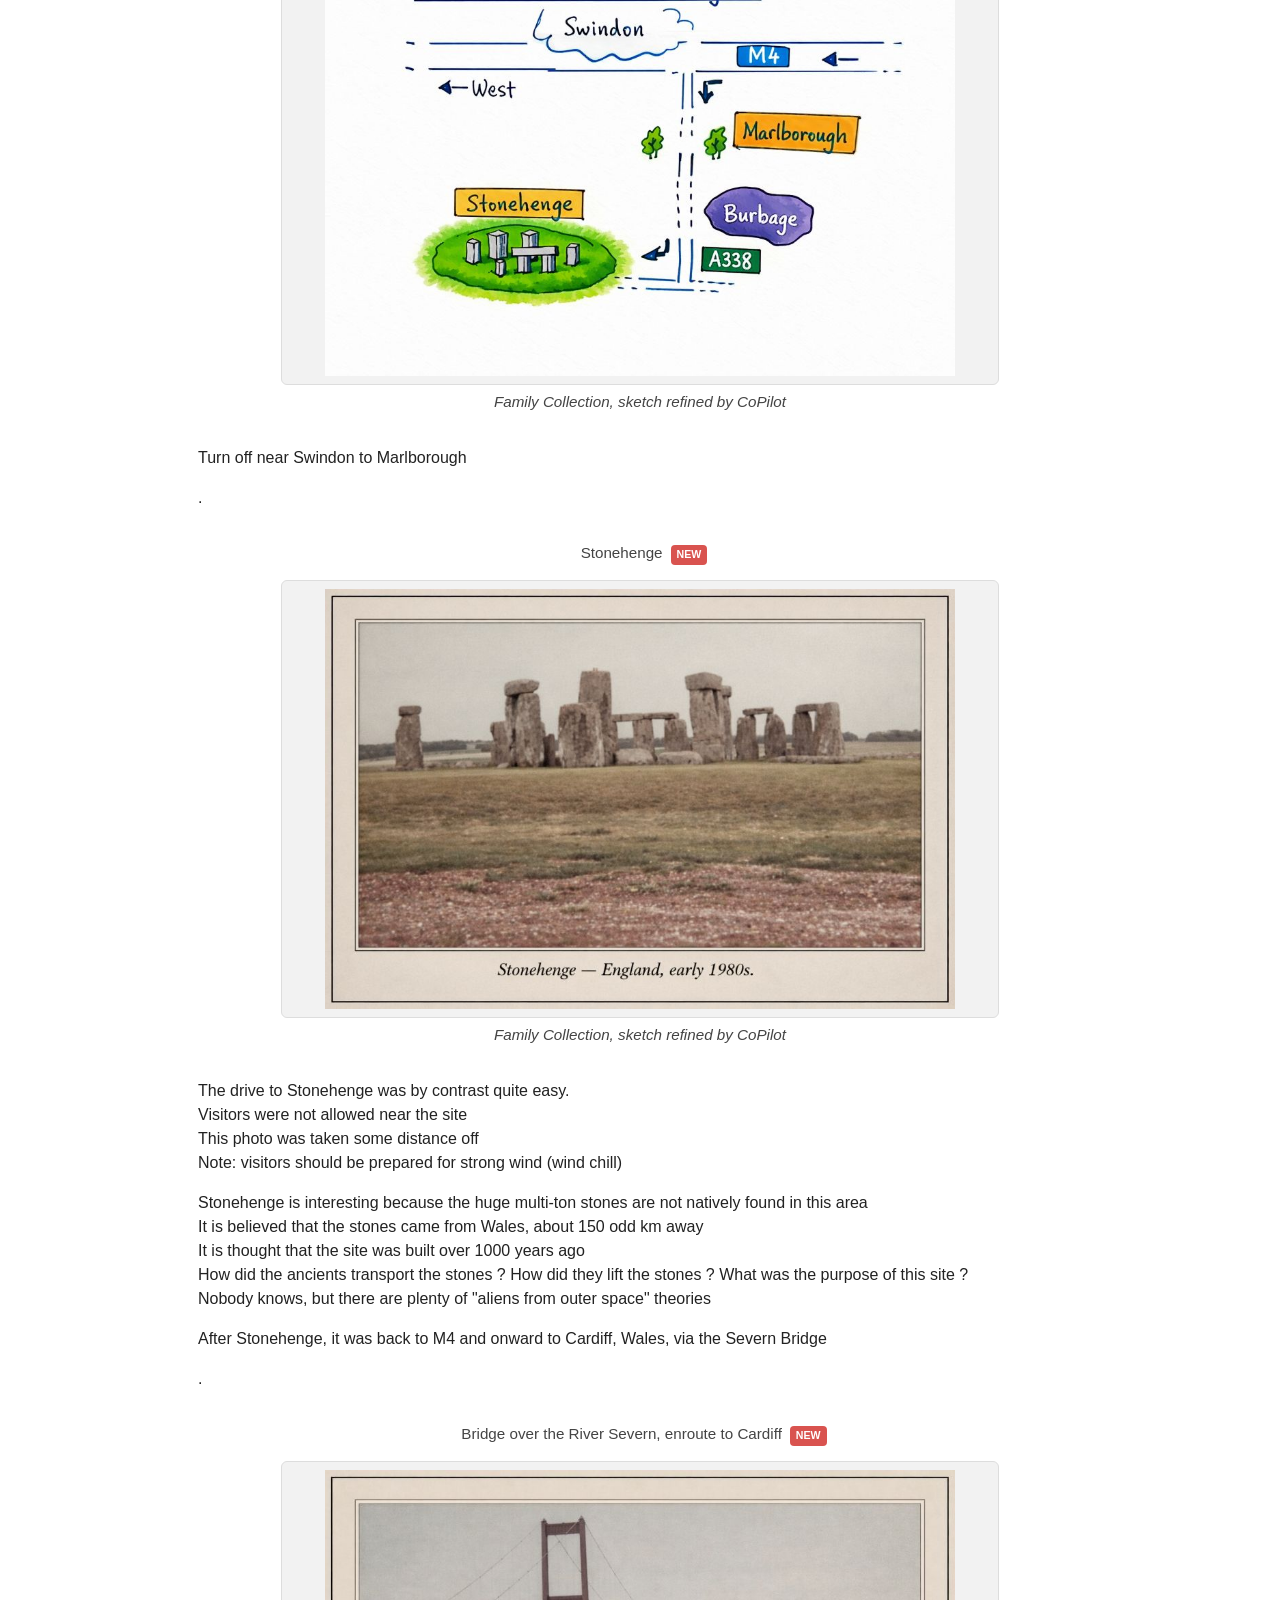
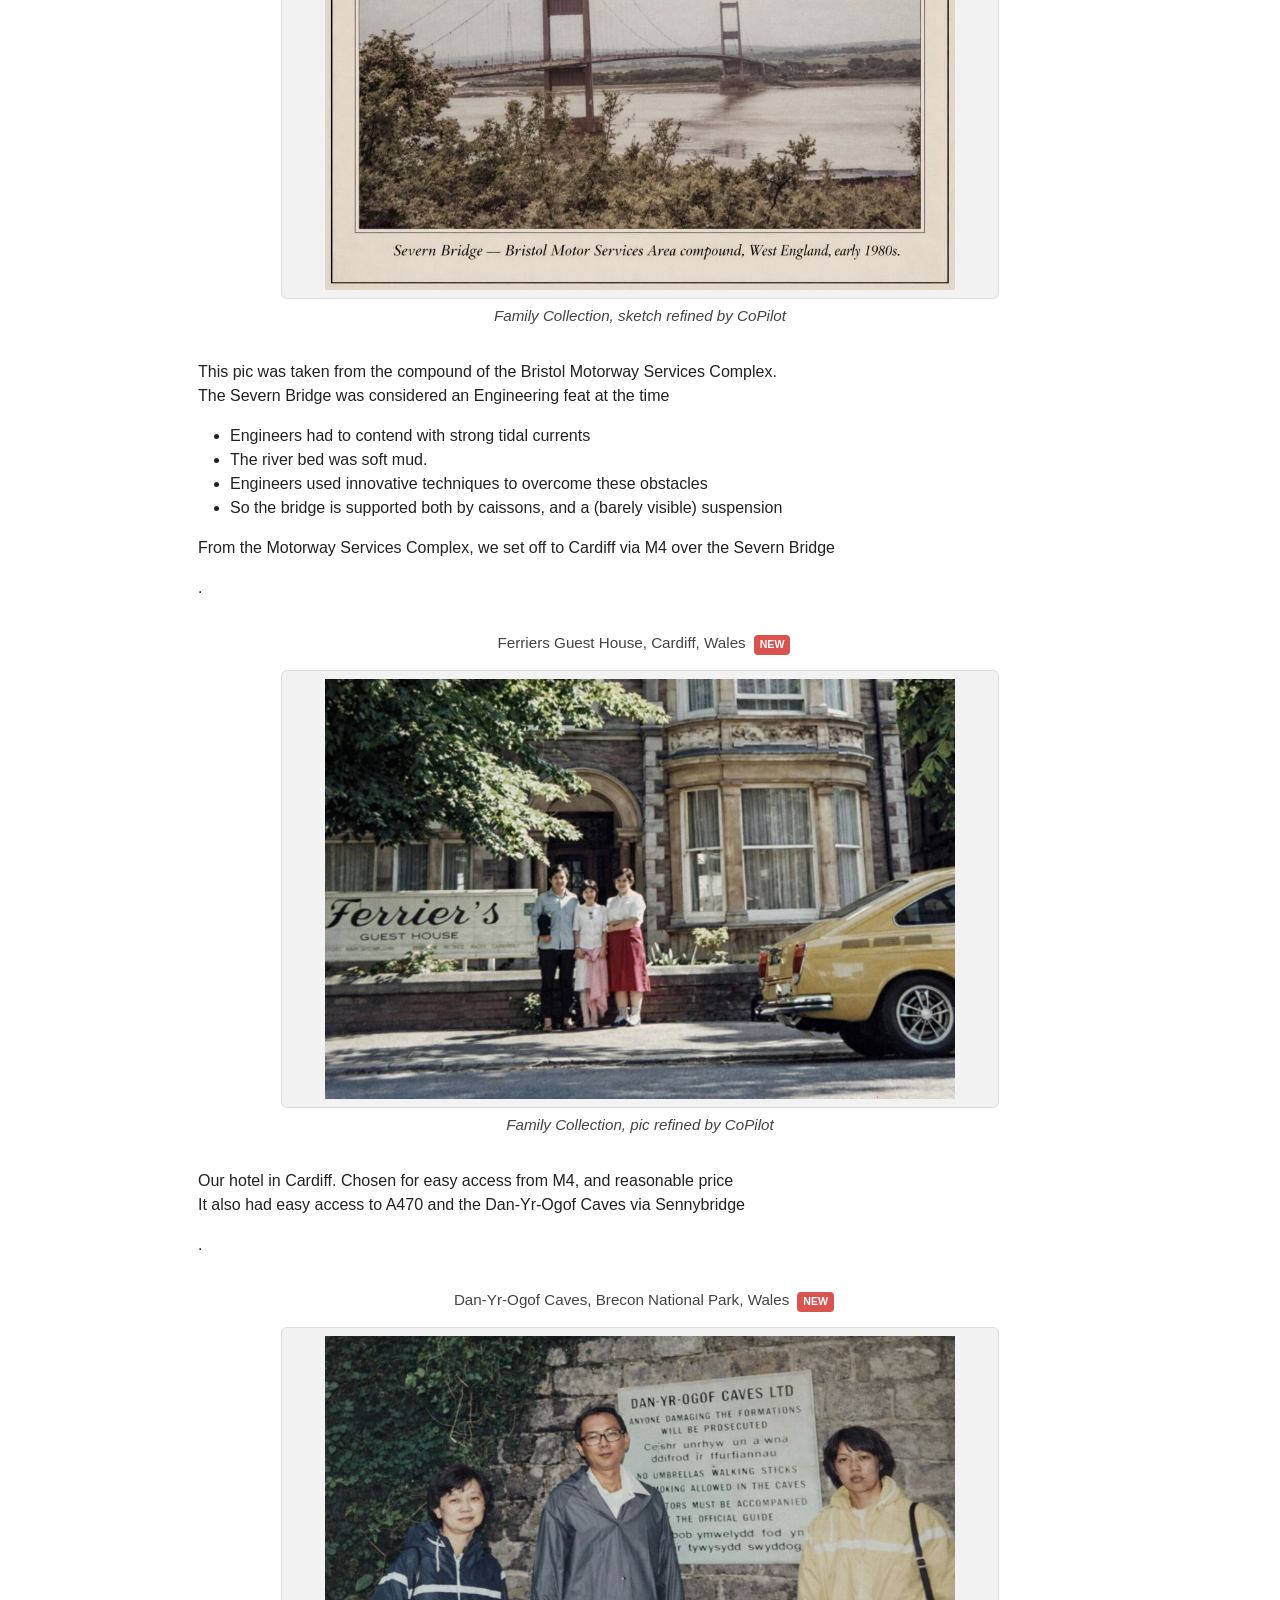
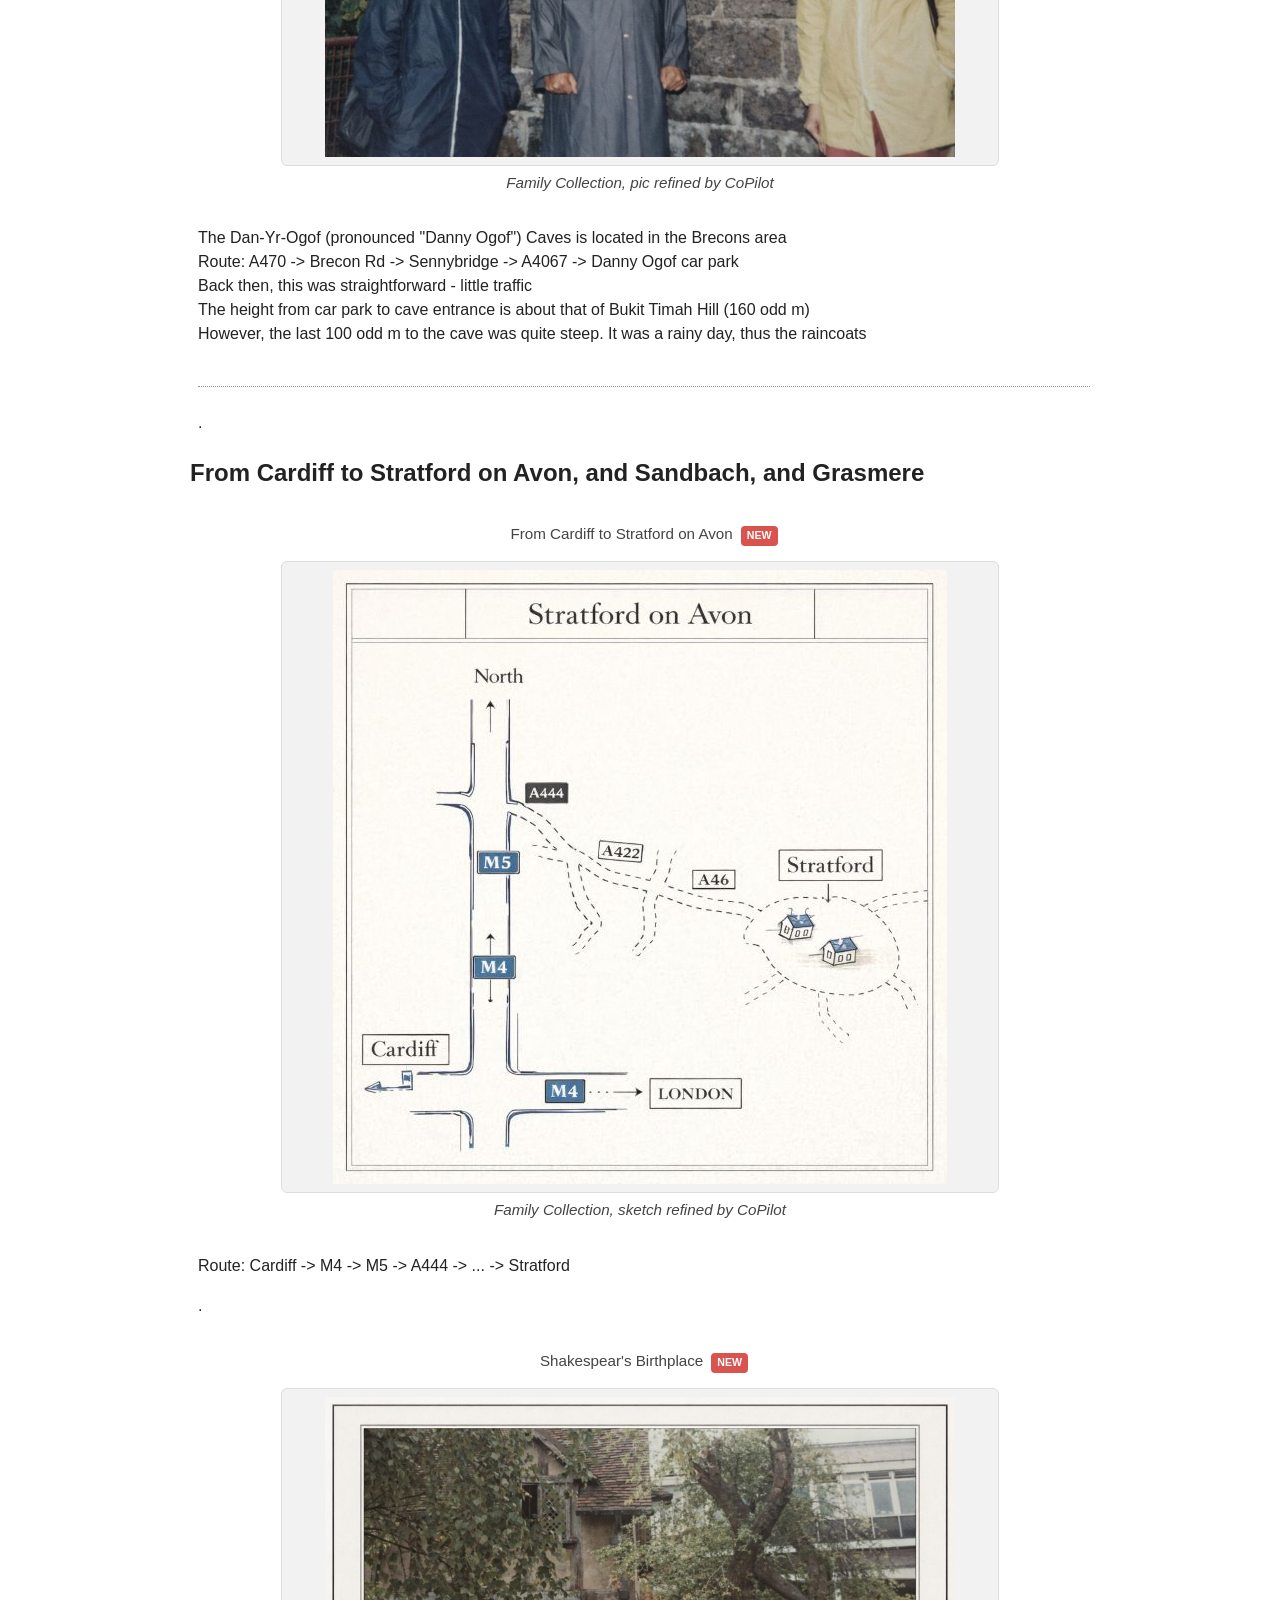
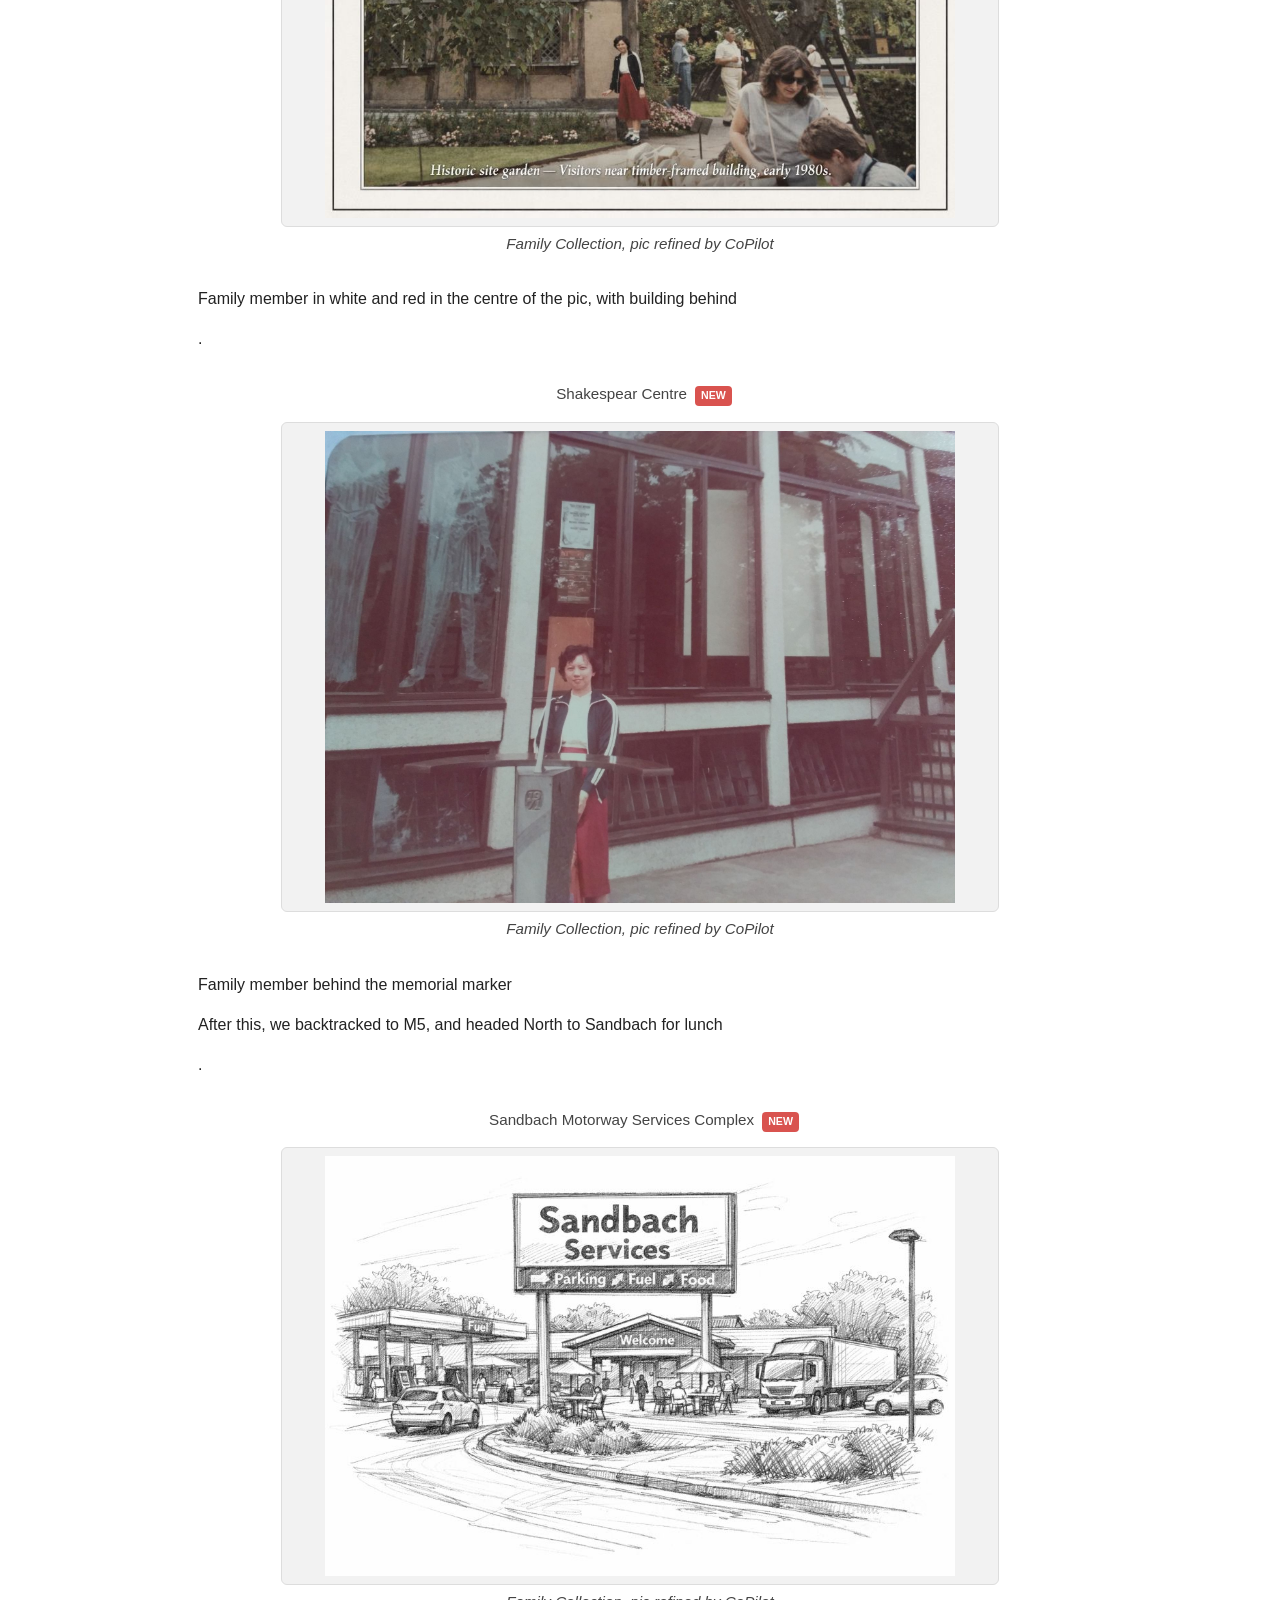
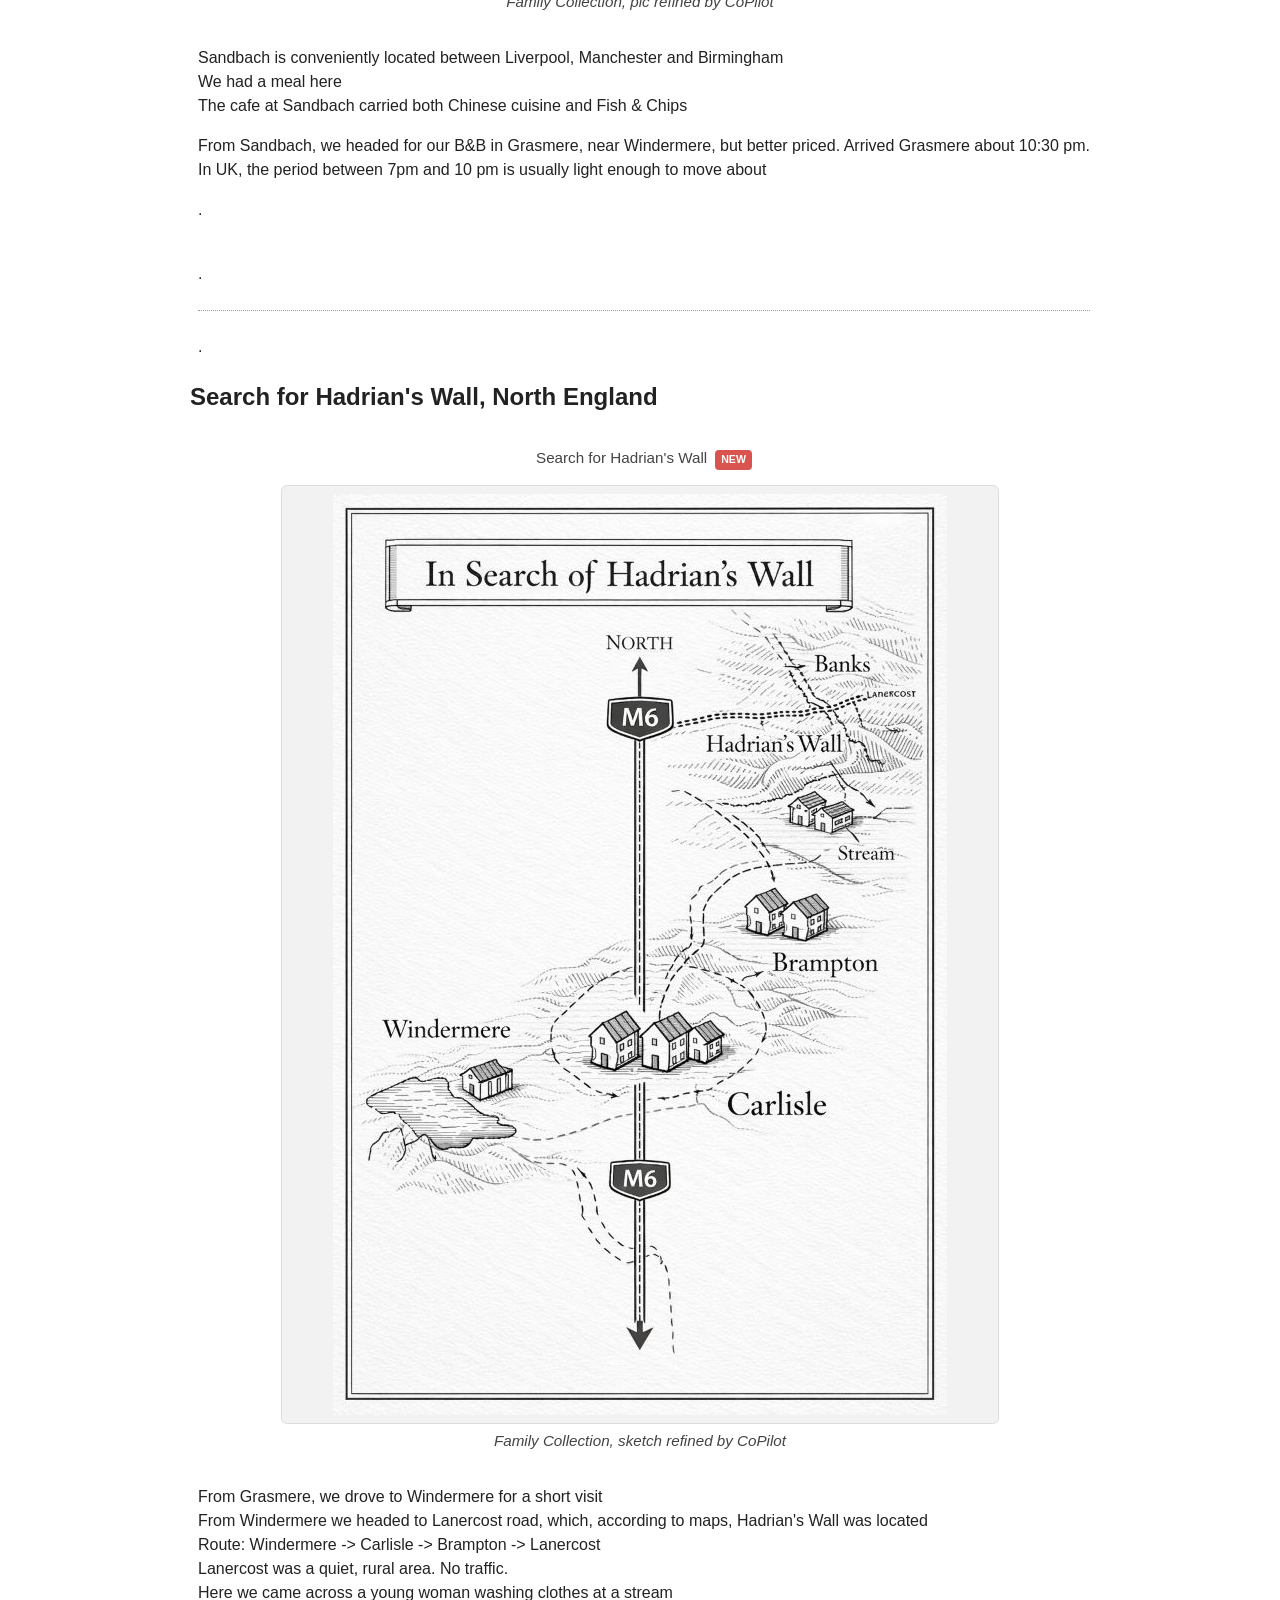
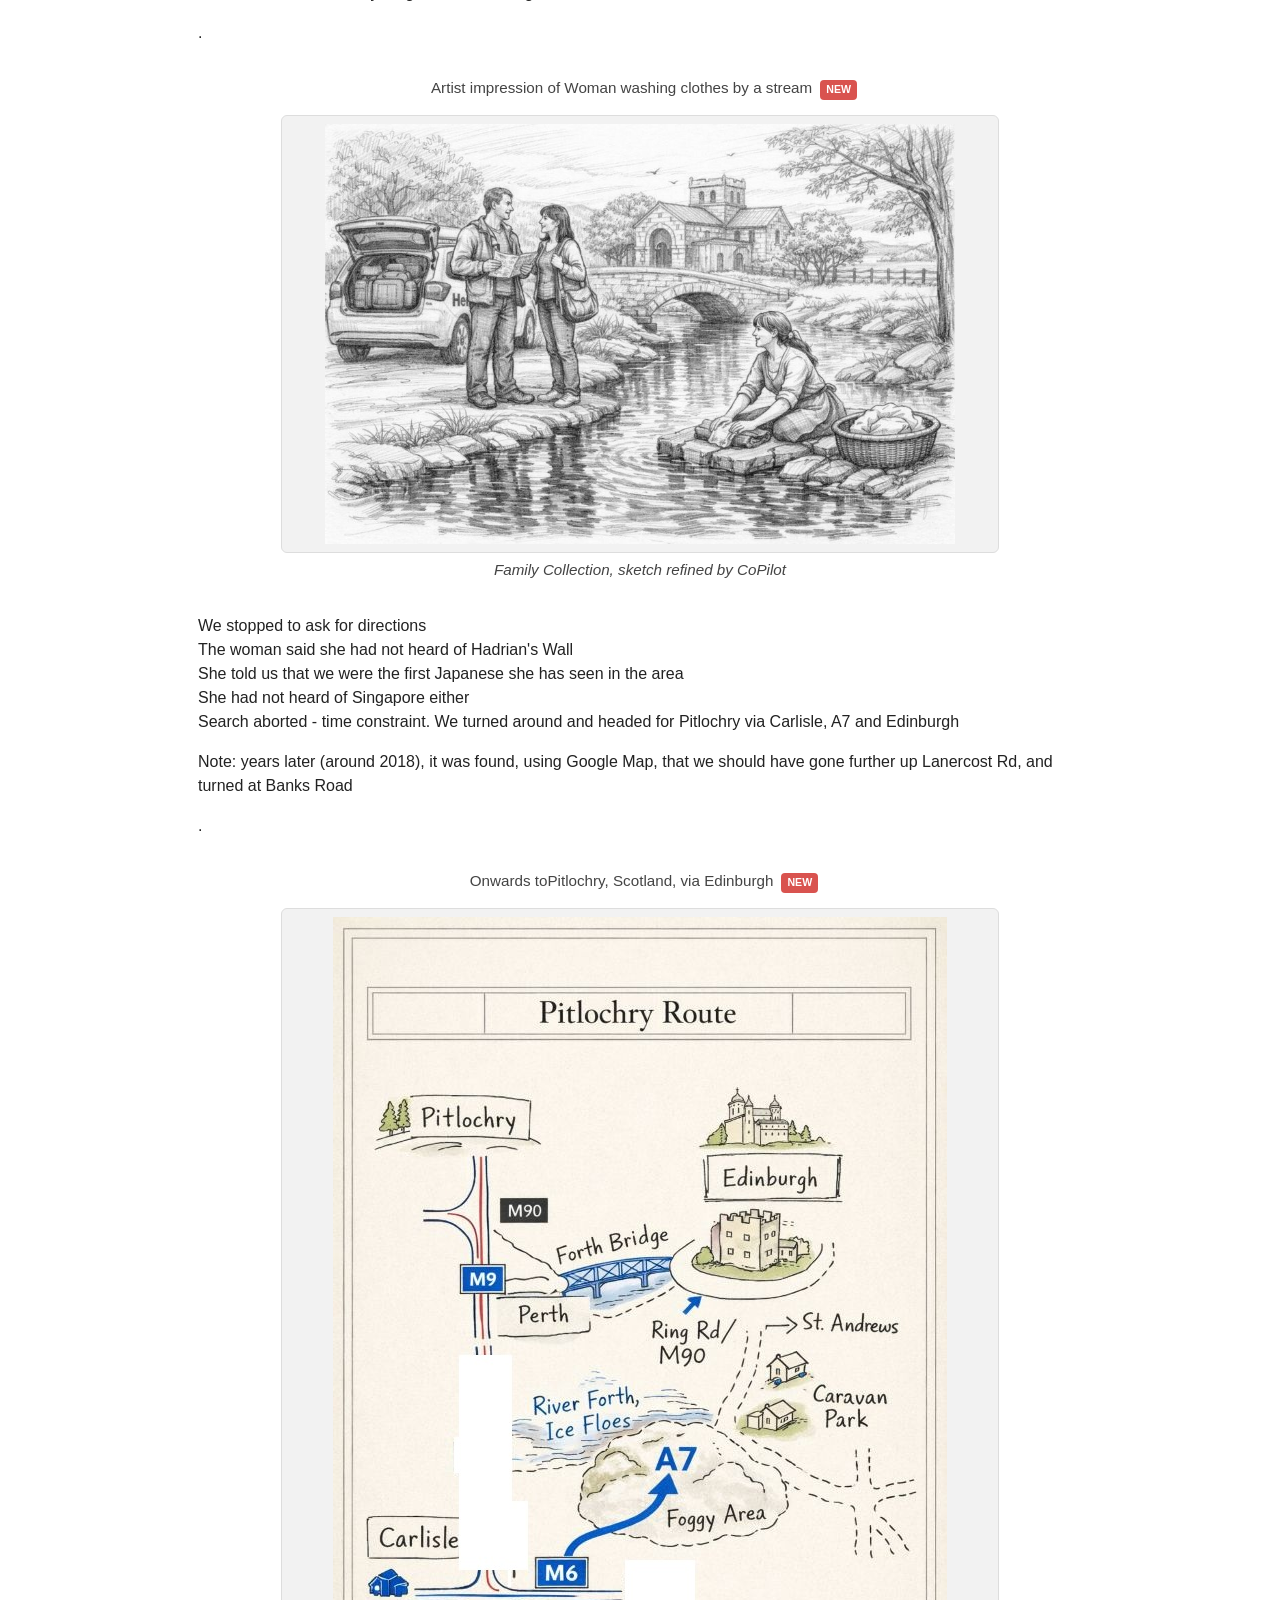
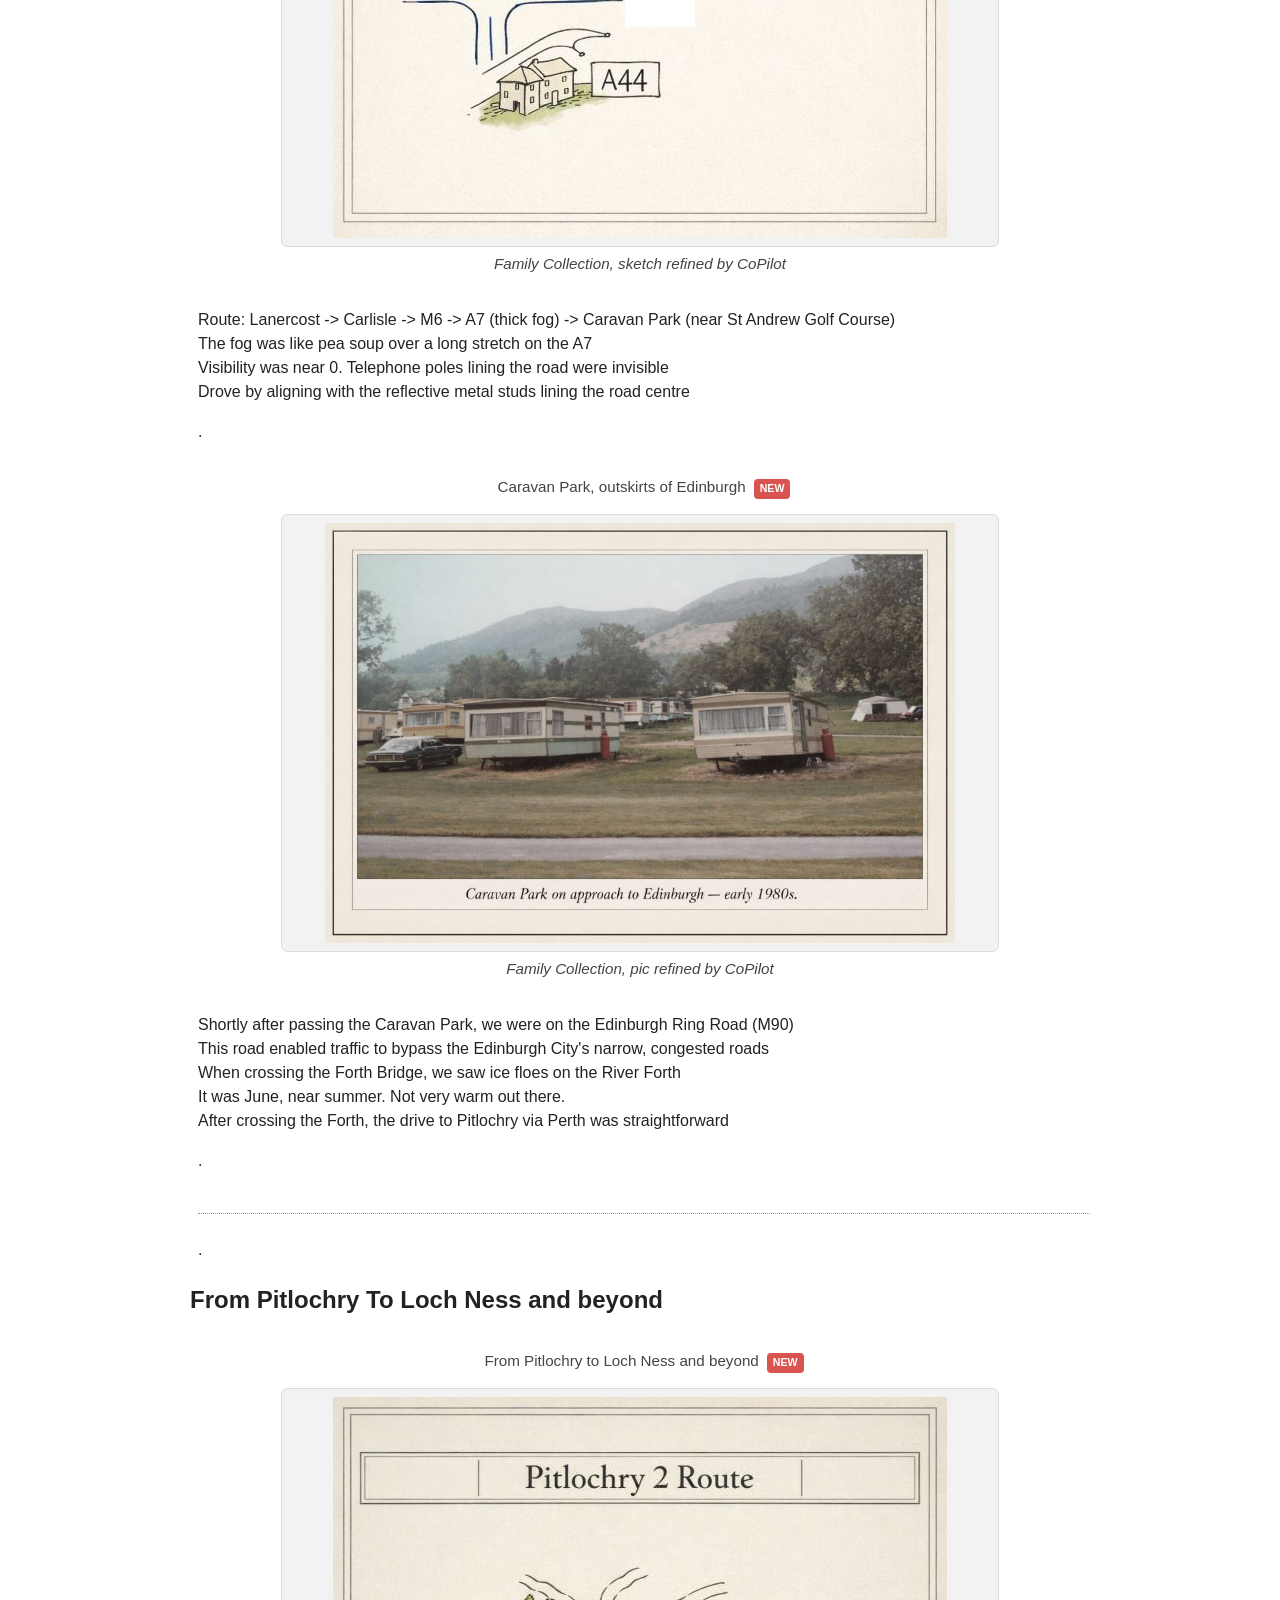
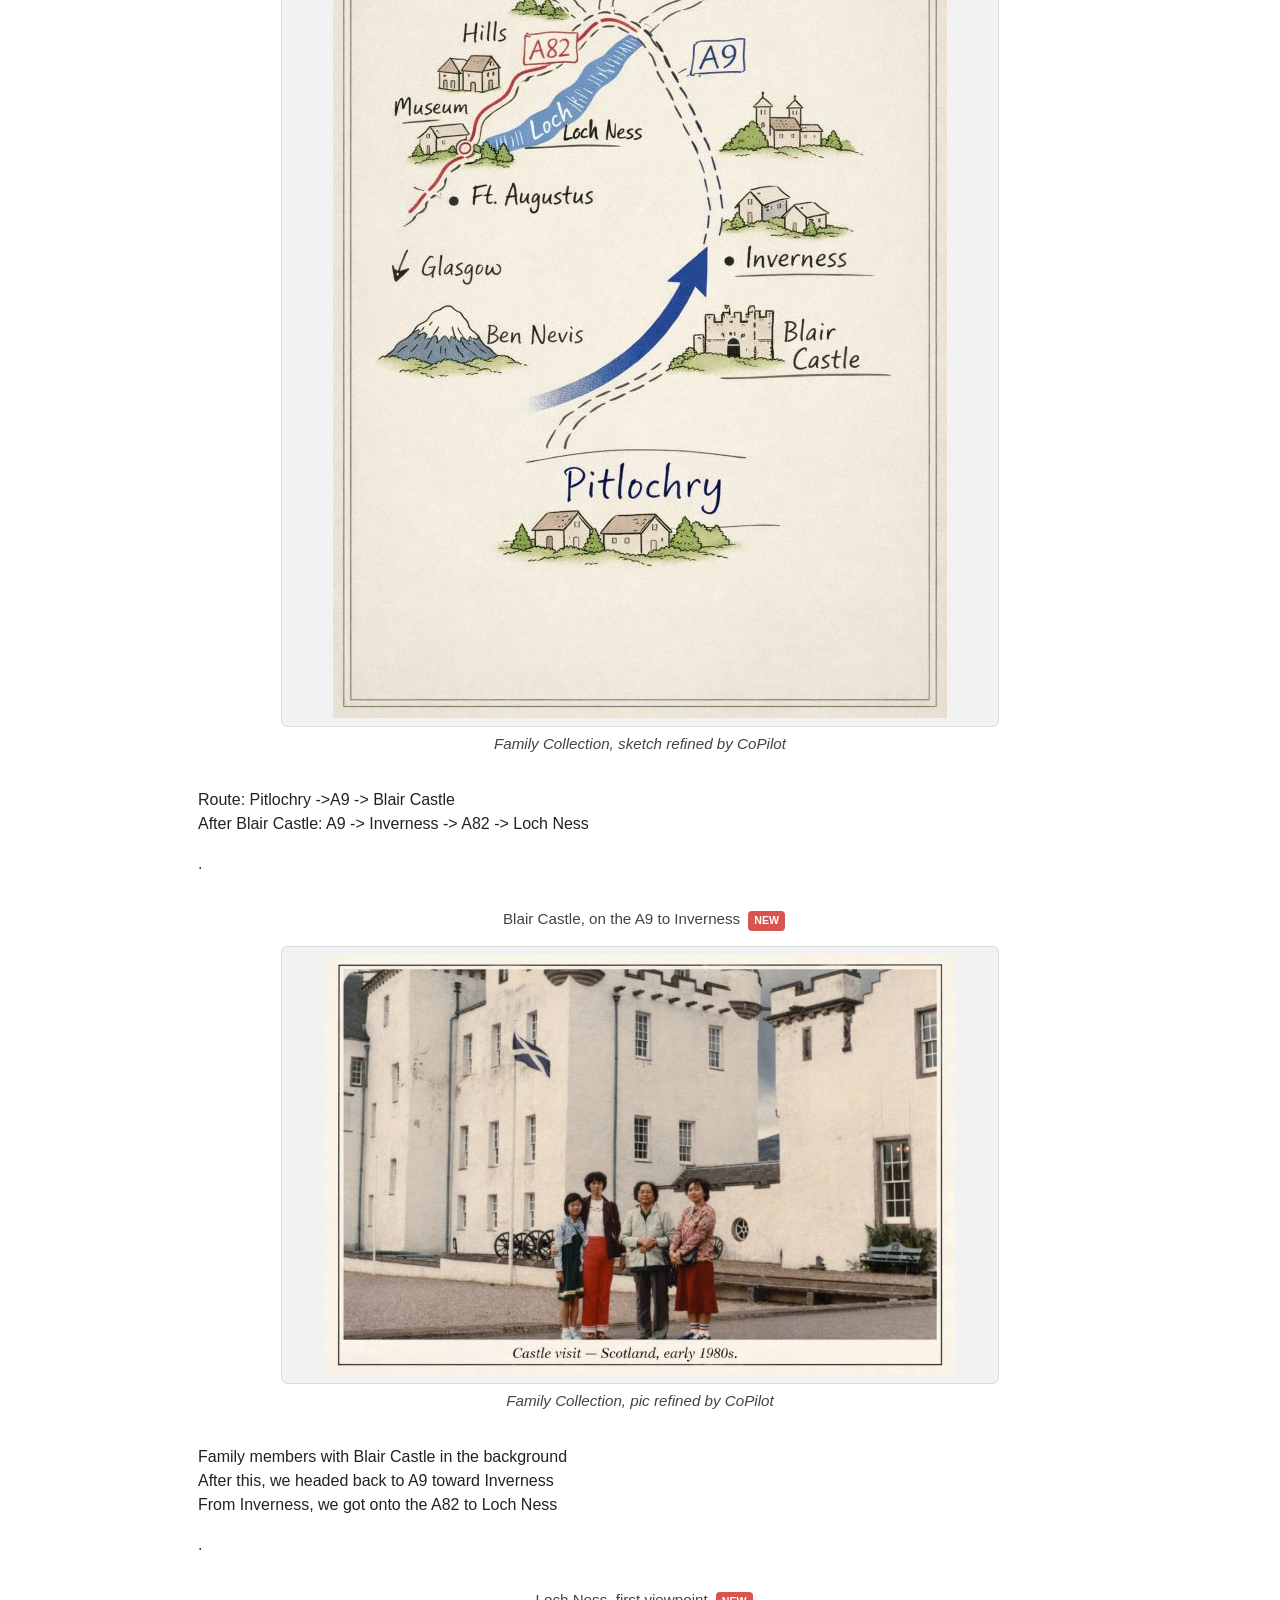
<file: index-UK.html>
<!DOCTYPE html>
<html lang="en">

<head>
  <meta charset="UTF-8">
  <meta http-equiv="Content-Security-Policy"
      content="
        default-src 'self';
        script-src 'self';
        style-src 'self' 'unsafe-inline' blob:;
        img-src 'self';
        object-src 'none';
        base-uri 'self';
        frame-ancestors 'none';
      ">
  <meta http-equiv="X-Content-Type-Options" content="nosniff">
  <meta http-equiv="Referrer-Policy" content="no-referrer">
  <meta http-equiv="Permissions-Policy" content="geolocation=(), microphone=(), camera=()">

  <meta charset="UTF-8">
  <meta name="viewport" content="width=device-width, initial-scale=1">

  <title>TTN78 – Tan Family, People, Places, Stories Archive</title>

  <meta name="description" content="A historical and photographic archive documenting the Tan family’s stories, featuring rare images, locations, and Singapore history.">

  <link rel="canonical" href="https://SgHist78.github.io/ttn78/">

  <!-- Open Graph -->
  <meta property="og:title" content="TTN78 – Tan Family, the People, Places and Stories Archive">
  <meta property="og:description" content="A curated archive of Tan family history, early Singapore photographs, and heritage research.">
  <meta property="og:type" content="website">
  <meta property="og:url" content="https://SgHist78.github.io/ttn78/">
  <meta property="og:image" content="https://SgHist78.github.io/ttn78/img1/c-icon.jpg">

  <!-- Twitter Card -->
  <meta name="twitter:card" content="summary_large_image">
  <meta name="twitter:title" content="TTN78 – Tan Family Historical Archive">
  <meta name="twitter:description" content="A curated archive of Tan family history, stories, early Singapore photographs, and heritage research.">
  <meta name="twitter:image" content="https://SgHist78.github.io/ttn78/img1/c-icon.jpg">

  <!-- Optional favicon -->
<!-- link rel="icon" type="image/png" sizes="32x32" href="img1/c-icon.jpg" -->

  <!-- Structured Data: WebPage -->
  <script type="application/ld+json">
  {
    "@context": "https://schema.org",
    "@type": "WebPage",
    "name": "TTN78 – Tan Family Historical Archive",
    "description": "A historical and photographic archive documenting the Tan family’s stories, featuring rare images, locations, and Singapore history.",
    "url": "https://SgHist78.github.io/ttn78/",
    "image": "https://SgHist78.github.io/ttn78img1/c-icon-1.jpg"
  }
  </script>


  <title>The House of Tan Tang Niah, the people, their stories</title>
  <meta name="viewport" content="width=device-width, initial-scale=1">

  <!-- Externalised CSS -->
  <link rel="stylesheet" href="style.css">
  

  <!-- Externalised JS -->
  <script src="Script.js" defer></script>
</head>

<body>
<div class="hamburger-wrapper fixed-hamburger">
    <input type="checkbox" id="hamburger-toggle">
    <label for="hamburger-toggle" class="hamburger-icon">&#9776; Menu</label>

    <div class="hamburger-panel">
        <a href="index.html">Pg1: TTN Home Page</a>
        <a href="story3.html">Pg2: Ghosts ?  and More Heritage Photos</a>
        <a href="story2.html">Pg3: Farrer Park area and pioneer NS</a>
        <a href="index-UK.html">Pg4: Self Drive UK Trip, early 1980s</a>
    </div>
</div>

<div class="story-container">

<div class="grid-side-by-side small-image">
    <img src="img1/c-icon-1.jpg">
    <div><p><em>Life is like a journey<br>
            Storms may come our way<br>
            sometimes with shafts of light and a rainbow</em></p>
         <p>Photo: Majestic Rocky Mountains, Banff area, Canada, 17 Dec 2005 . . <em>Family Collection</em></p>
    </div>  
</div>

  <h1>Family's Self Drive UK Trip, early 1980s</h1>  

<div class="section">
    <h2>London</h2>

     <figure class="figure-block">
        <figcaption class="caption-large"><p class="new-item">
          London Bridge scene, early 1980s</p>
        </figcaption>
        <div class="img-frame">
      <img src="UK/london-bridge.jpg" alt="London Bridge" >
        </div>
        <figcaption class="caption-large">
      <em>Family Collection, restored by CoPilot</em>
        </figcaption>
     </figure>
<p class="center-text">The scene from the River Thames, early 1980s</p>
<p>.</p>
    <figure class="figure-block">
        <figcaption class="caption-large"><p class="new-item">
         10 downing Street, early 1980s.</p>
        </figcaption>
        <div class="img-frame">
      <img src="UK/10downing-st.jpg" alt="10 Downing St, 1980s" >
        </div>
        <figcaption class="caption-large">
      <em>Family Collection, restored by CoPilot</em>
        </figcaption>
   </figure>
<p class="center-text">Crowd waiting expectantly for any appearance of the British PM</p>
<p>.</p>
 
    <figure class="figure-block">
        <figcaption class="caption-large"><p class="new-item">
         Trafalgar Square, early 1980s.</p>
        </figcaption>
        <div class="img-frame">
      <img src="UK/trafalgar.jpg" alt="Trafalgar" >
        </div>
        <figcaption class="caption-large">
      <em>Family Collection, restored by CoPilot</em>
        </figcaption>
     </figure>
<p class="center-text">Memorial to Lord Nelson's victory over a superior Napoleanic fleet, off Cape Trafalgar</p>
<p>.</p>
</div>
<p class="dotted-divider"</p>
<p>.</p>
  <div class="section">
    <h2>Stonehenge and the West</h2>

    <figure class="figure-block">
        <figcaption class="caption-large"><p class="new-item">
         From Central London to M4</p>
        </figcaption>
        <div class="img-frame">
      <img src="UK/london-m4.jpg" alt="London to M4" >
        </div>
        <figcaption class="caption-large">
      <em>Family Collection, restored by CoPilot</em>
        </figcaption>
     </figure>
<p>London is a large city. This simplified sketch only captures the main landmarks.<br>
                       Detailed planning had to be done before the drive was undertaken<br>
                       Route: B&B -> Bayswater -> Notting Hill -> Shepard's Bush -> Hammersmith</p>
<p>.</p>
    <figure class="figure-block">
        <figcaption class="caption-large"><p class="new-item">
         From M4 to Stonehenge</p>
        </figcaption>
        <div class="img-frame">
      <img src="UK/m4-stonehenge.jpg" alt="Stonehenge" >
        </div>
        <figcaption class="caption-large">
      <em>Family Collection, sketch refined by CoPilot</em>
        </figcaption>
     </figure>
     <p>Turn off near Swindon to Marlborough</p>
<p>.</p>
    <figure class="figure-block">
        <figcaption class="caption-large"><p class="new-item">
         Stonehenge</p>
        </figcaption>
        <div class="img-frame">
      <img src="UK/stonehenge2.jpg" alt="Stonehenge" >
        </div>
        <figcaption class="caption-large">
      <em>Family Collection, sketch refined by CoPilot</em>
        </figcaption>
     </figure>
<p>The drive to Stonehenge was by contrast quite easy.<br>
   Visitors were not allowed near the site<br>
   This photo was taken some distance off<br>
   Note: visitors should be prepared for strong wind (wind chill)</p>
 <p>Stonehenge is interesting because the huge multi-ton stones are not natively found in this area<br>
    It is believed that the stones came from Wales, about 150 odd km away<br>
    It is thought that the site was built over 1000 years ago<br>
    How did the ancients transport the stones ? How did they lift the stones ? What was the purpose of this site ?<br>
    Nobody knows, but there are plenty of "aliens from outer space" theories</p>
  <p>After Stonehenge, it was back to M4 and onward to Cardiff, Wales, via the Severn Bridge</p>
<p>.</p>
    <figure class="figure-block">
        <figcaption class="caption-large"><p class="new-item">
         Bridge over the River Severn, enroute to Cardiff</p>
        </figcaption>
        <div class="img-frame">
      <img src="UK/severn-2.jpg" alt="Severn Bridge" >
        </div>
        <figcaption class="caption-large">
      <em>Family Collection, sketch refined by CoPilot</em>
        </figcaption>
     </figure>
<p>This pic was taken from the compound of the Bristol Motorway Services Complex.<br>
   The Severn Bridge was considered an Engineering feat at the time</p>
      <ul>
        <li>Engineers had to contend with strong tidal currents</li>
        <li>The river bed was soft mud.</li>
        <li>Engineers used innovative techniques to overcome these obstacles</li>
        <li>So the bridge is supported both by caissons, and a (barely visible) suspension</li>
      </ul>
     <p>From the Motorway Services Complex, we set off to Cardiff via M4 over the Severn Bridge</p>
<p>.</p>
    <figure class="figure-block">
        <figcaption class="caption-large"><p class="new-item">
         Ferriers Guest House, Cardiff, Wales</p>
        </figcaption>
        <div class="img-frame">
      <img src="UK/cardiff3.jpg" alt="Ferriers Guest House" >
        </div>
        <figcaption class="caption-large">
      <em>Family Collection, pic refined by CoPilot</em>
        </figcaption>
     </figure>
<p>Our hotel in Cardiff. Chosen for easy access from M4, and reasonable price<br>
   It also had easy access to A470 and the Dan-Yr-Ogof Caves via Sennybridge</p>
 <p>.</p>
    <figure class="figure-block">
        <figcaption class="caption-large"><p class="new-item">
         Dan-Yr-Ogof Caves, Brecon National Park, Wales</p>
        </figcaption>
        <div class="img-frame">
      <img src="UK/dan-yr-ogof.jpg" alt="Dan-Yr-Ogof" >
        </div>
        <figcaption class="caption-large">
      <em>Family Collection, pic refined by CoPilot</em>
        </figcaption>
     </figure>
     <p>The Dan-Yr-Ogof (pronounced "Danny Ogof") Caves is located in the Brecons area<br>
        Route: A470 -> Brecon Rd -> Sennybridge -> A4067 -> Danny Ogof car park<br>
        Back then, this was straightforward - little traffic<br>
        The height from car park to cave entrance is about that of Bukit Timah Hill (160 odd m)<br>
        However, the last 100 odd m to the cave was quite steep. It was a rainy day, thus the raincoats</p>
</div>
<p class="dotted-divider"</p>
<p>.</p>

<div class="section">
    <h2>From  Cardiff to Stratford on Avon, and Sandbach, and Grasmere</h2>
    <figure class="figure-block">
        <figcaption class="caption-large"><p class="new-item">
         From Cardiff to Stratford on Avon</p>
        </figcaption>
        <div class="img-frame">
      <img src="UK/stratford-map.jpg" alt="Stratford" >
        </div>
        <figcaption class="caption-large">
      <em>Family Collection, sketch refined by CoPilot</em>
        </figcaption>
     </figure>
  <p>Route: Cardiff -> M4 -> M5 -> A444 -> ... -> Stratford</p>
<p>.</p>
   <figure class="figure-block">
        <figcaption class="caption-large"><p class="new-item">
         Shakespear's Birthplace</p>
        </figcaption>
        <div class="img-frame">
      <img src="UK/shakespear-birthplace.jpg" alt="Shakespear" >
        </div>
        <figcaption class="caption-large">
      <em>Family Collection, pic refined by CoPilot</em>
        </figcaption>
     </figure>
      <p>Family member in white and red in the centre of the pic, with building behind</p>
<p>.</p>
    <figure class="figure-block">
        <figcaption class="caption-large"><p class="new-item">
         Shakespear Centre</p>
        </figcaption>
        <div class="img-frame">
      <img src="UK/shakespear-centre.jpg" alt="Shakepear centre" >
        </div>
        <figcaption class="caption-large">
      <em>Family Collection, pic refined by CoPilot</em>
        </figcaption>
     </figure>
   <p>Family member behind the memorial marker</p>
   <p>After this, we backtracked to M5, and headed North to Sandbach for lunch</p>
<p>.</p>
    <figure class="figure-block">
        <figcaption class="caption-large"><p class="new-item">
         Sandbach Motorway Services Complex</p>
        </figcaption>
        <div class="img-frame">
      <img src="UK/sandbach.jpg" alt="Sandbach" >
        </div>
        <figcaption class="caption-large">
      <em>Family Collection, pic refined by CoPilot</em>
        </figcaption>
     </figure>
     <p>Sandbach is conveniently located between Liverpool, Manchester and Birmingham<br>
        We had a meal here<br>
        The cafe at Sandbach carried both Chinese cuisine and Fish & Chips</p>
     <p>From Sandbach, we headed for our B&B in Grasmere, near Windermere, but better priced.
        Arrived Grasmere about 10:30 pm. In UK, the period between  7pm and 10 pm is usually light enough to move about</p>
<p>.</p>
</div>
<p>.</p>
<p class="dotted-divider"</p>
<p>.</p>
<div class="section">
    <h2>Search for Hadrian's Wall, North England</h2>
    <figure class="figure-block">
        <figcaption class="caption-large"><p class="new-item">
         Search for Hadrian's Wall</p>
        </figcaption>
        <div class="img-frame">
      <img src="UK/hadrian-map.jpg" alt="Hadrian map" >
        </div>
        <figcaption class="caption-large">
      <em>Family Collection, sketch refined by CoPilot</em>
        </figcaption>
     </figure>
   <p>From Grasmere, we drove to Windermere for a short visit<br>
      From Windermere we headed to Lanercost road, which, according to maps, Hadrian's Wall was located<br>
      Route: Windermere -> Carlisle -> Brampton -> Lanercost<br>
      Lanercost was a quiet, rural area. No traffic.<br>
      Here we came across a young woman washing clothes at a stream</p>
<p>.</p>
    <figure class="figure-block">
        <figcaption class="caption-large"><p class="new-item">
         Artist impression of Woman washing clothes by a stream</p>
        </figcaption>
        <div class="img-frame">
      <img src="UK/washing-clothes.jpg" alt="washing clothes" >
        </div>
        <figcaption class="caption-large">
      <em>Family Collection, sketch refined by CoPilot</em>
        </figcaption>
     </figure>
  <p>We stopped to ask for directions<br>
     The woman said she had not heard of Hadrian's Wall<br>
     She told us that we were the first Japanese she has seen in the area<br>
     She had not heard of Singapore either<br>
     Search aborted - time constraint. We turned around and headed for Pitlochry via Carlisle, A7 and Edinburgh</p>
   <p>Note: years later (around 2018), it was found, using Google Map, that we should have gone further up Lanercost Rd, and turned at Banks Road</p>
<p>.</p>
    <figure class="figure-block">
        <figcaption class="caption-large"><p class="new-item">
         Onwards toPitlochry, Scotland, via Edinburgh</p>
        </figcaption>
        <div class="img-frame">
      <img src="UK/pitlochry-map3.jpg" alt="Pitlochry map" >
        </div>
        <figcaption class="caption-large">
      <em>Family Collection, sketch refined by CoPilot</em>
        </figcaption>
     </figure>
  <p>Route: Lanercost -> Carlisle -> M6 -> A7 (thick fog) -> Caravan Park (near St Andrew Golf Course)<br>
            The fog was like pea soup over a long stretch on the A7<br>
            Visibility was near 0. Telephone poles lining the road were invisible<br>
            Drove by aligning with the reflective metal studs lining the road centre</p>
<p>.</p>
    <figure class="figure-block">
        <figcaption class="caption-large"><p class="new-item">
         Caravan Park, outskirts of Edinburgh</p>
        </figcaption>
        <div class="img-frame">
      <img src="UK/caravan-park2.jpg" alt="Caravan park" >
        </div>
        <figcaption class="caption-large">
      <em>Family Collection, pic refined by CoPilot</em>
        </figcaption>
     </figure>
    <p>Shortly after passing the Caravan Park, we were on the Edinburgh Ring Road (M90)<br>
       This road enabled traffic to bypass the Edinburgh City's narrow, congested roads<br>
       When crossing the Forth Bridge, we saw ice floes on the River Forth<br>
       It was June, near summer. Not very warm out there.<br>
       After crossing the Forth, the drive to Pitlochry via Perth was straightforward</p>
<p>.</p>
</div>
<p class="dotted-divider"</p>
<p>.</p>
<div class="section">
    <h2>From Pitlochry To Loch Ness and beyond</h2>
    <figure class="figure-block">
        <figcaption class="caption-large"><p class="new-item">
         From Pitlochry to Loch Ness and beyond</p>
        </figcaption>
        <div class="img-frame">
      <img src="UK/pit-ness-map.jpg" alt="Pitlochry to Ness map" >
        </div>
        <figcaption class="caption-large">
      <em>Family Collection, sketch refined by CoPilot</em>
        </figcaption>
     </figure>
   <p>Route: Pitlochry ->A9 -> Blair Castle<br>
             After Blair Castle: A9 -> Inverness -> A82 -> Loch Ness</p>
<p>.</p>
    <figure class="figure-block">
        <figcaption class="caption-large"><p class="new-item">
         Blair Castle, on the A9 to Inverness</p>
        </figcaption>
        <div class="img-frame">
      <img src="UK/blair castle2.jpg" alt="Blair castle" >
        </div>
        <figcaption class="caption-large">
      <em>Family Collection, pic refined by CoPilot</em>
        </figcaption>
     </figure>
   <p>Family members with Blair Castle in the background<br>
      After this, we headed back to A9 toward Inverness<br>
      From Inverness, we got onto the A82 to Loch Ness</p>
<p>.</p>
    <figure class="figure-block">
        <figcaption class="caption-large"><p class="new-item">
         Loch Ness, first viewpoint</p>
        </figcaption>
        <div class="img-frame">
      <img src="UK/ness-1.jpg" alt="Ness first viewpoint" >
        </div>
        <figcaption class="caption-large">
      <em>Family Collection, pic refined by CoPilot</em>
        </figcaption>
     </figure>
    <p>This is the first Viewpoint along the Loch<br>
       There are hills and a forest, partly visible, to the left of the pic</p>
    <p>C is telling folks inside the warm car that it was not that cold outside.
       The temperature was about 15 Celsius, considered good for the area. <br>
       Caveat: don't let the winds blow, at least, not too long, or too strong</p>
<p>.</p>
    <figure class="figure-block">
        <figcaption class="caption-large"><p class="new-item">
         Monster Museum, Drumnadrochit, off Loch Ness</p>
        </figcaption>
        <div class="img-frame">
      <img src="UK/museum3.jpg" alt="Monster museum" >
        </div>
        <figcaption class="caption-large">
      <em>Family Collection, pic refined by CoPilot</em>
        </figcaption>
     </figure>
   <p>For those who failed to see the Monster, this is the place to go<br>
      You can buy scaled Monster replicas, and many other related souveniers from here</p>
<p>.</p>
    <figure class="figure-block">
        <figcaption class="caption-large"><p class="new-item">
         Urquhart Castle, A82, near Museum</p>
        </figcaption>
        <div class="img-frame">
      <img src="UK/urquhart2.jpg" alt="urquhart castle" >
        </div>
        <figcaption class="caption-large">
      <em>Family Collection, pic refined by CoPilot</em>
        </figcaption>
     </figure>
<p>.</p>
    <figure class="figure-block">
        <figcaption class="caption-large"><p class="new-item">
         Loch Ness, near Fort Augustus</p>
        </figcaption>
        <div class="img-frame">
      <img src="UK/ness-2.jpg" alt="Ness 2" >
        </div>
        <figcaption class="caption-large">
      <em>Family Collection, pic refined by CoPilot</em>
        </figcaption>
     </figure>
   <p>Second Viewpoint along Loch Ness, nearer to Ft Augustus<br>
      Here, the lake looked cold, deep, and fog covered<br>
      As we narrowed the distance to Ft Augustus, the lake became marshy<br>
      We continued beyond Augustus to Glasgow for a meal</p>
<p>.</p>
    <figure class="figure-block">
        <figcaption class="caption-large"><p class="new-item">
         Meal at Lockerbie Cafe</p>
        </figcaption>
        <div class="img-frame">
      <img src="UK/lockerbie.jpg" alt="Lockerbie" >
        </div>
        <figcaption class="caption-large">
      <em>Family Collection, sketch refined by CoPilot</em>
        </figcaption>
     </figure>
   <p>We could not find any suitable cafe on the outskirts of Glasgow<br>
      So we backtracked to a small town called Lockerbie, where we ate at a small, no frills cafe</p>
   <p>The following day, we left Pitlochry and went to a B&B at Portinscale, Cumbria (Lake District)</P>
   <p>From here, we departed for Haworth, Yorkshire, for the final leg of tour</p>
<p>.</p>
</div>
<p class="dotted-divider"</p>
<p>.</p>

<div class="section">
    <h2>Haworth, Yorkshire - the Final Leg</h2>
    <figure class="figure-block">
        <figcaption class="caption-large"><p class="new-item">
         Big Dog - Haworth, Yorkshire</p>
        </figcaption>
        <div class="img-frame">
      <img src="UK/dog.jpg" alt="Dog" >
        </div>
        <figcaption class="caption-large">
      <em>Family Collection, pic refined by CoPilot</em>
        </figcaption>
     </figure>
   <p>Haworth : Bronte Country (think Jane Austen)<br>
   <p>Our B&B hosts had a giant dog. It was well-behaved, but looked nervous<br>
      It was probably not used to having so many strangers present</p>
   <p>From here, we drove back to London, this time via M1</p>
<p>.</p>

    <figure class="figure-block">
        <figcaption class="caption-large"><p class="new-item">
         The Yorkshire Moor</p>
        </figcaption>
        <div class="img-frame">
      <img src="UK/downs.jpg" alt="Sdowns" >
        </div>
        <figcaption class="caption-large">
      <em>Family Collection, pic refined by CoPilot</em>
        </figcaption>
     </figure>
   <p>While on the way back to London, we encountered the rolling terrain of Yorkshire<br>
     This brought to mind Arthur Conan Doyle's "Sherlock Holmes and the Hound of the Baskervilles"
   </p>
   <p>After this, back to London for the flight Home</p>
<p>.</p>
</div> <!-- Section --->



   <p class="center-text">Press the 3-bar menu at top right to go next page or back to top</p>

<p class="dotted-divider"</p>
<p>.</p>


<p>.</p>
</div> <!-- Story container -->
</body>
</html>
</file>
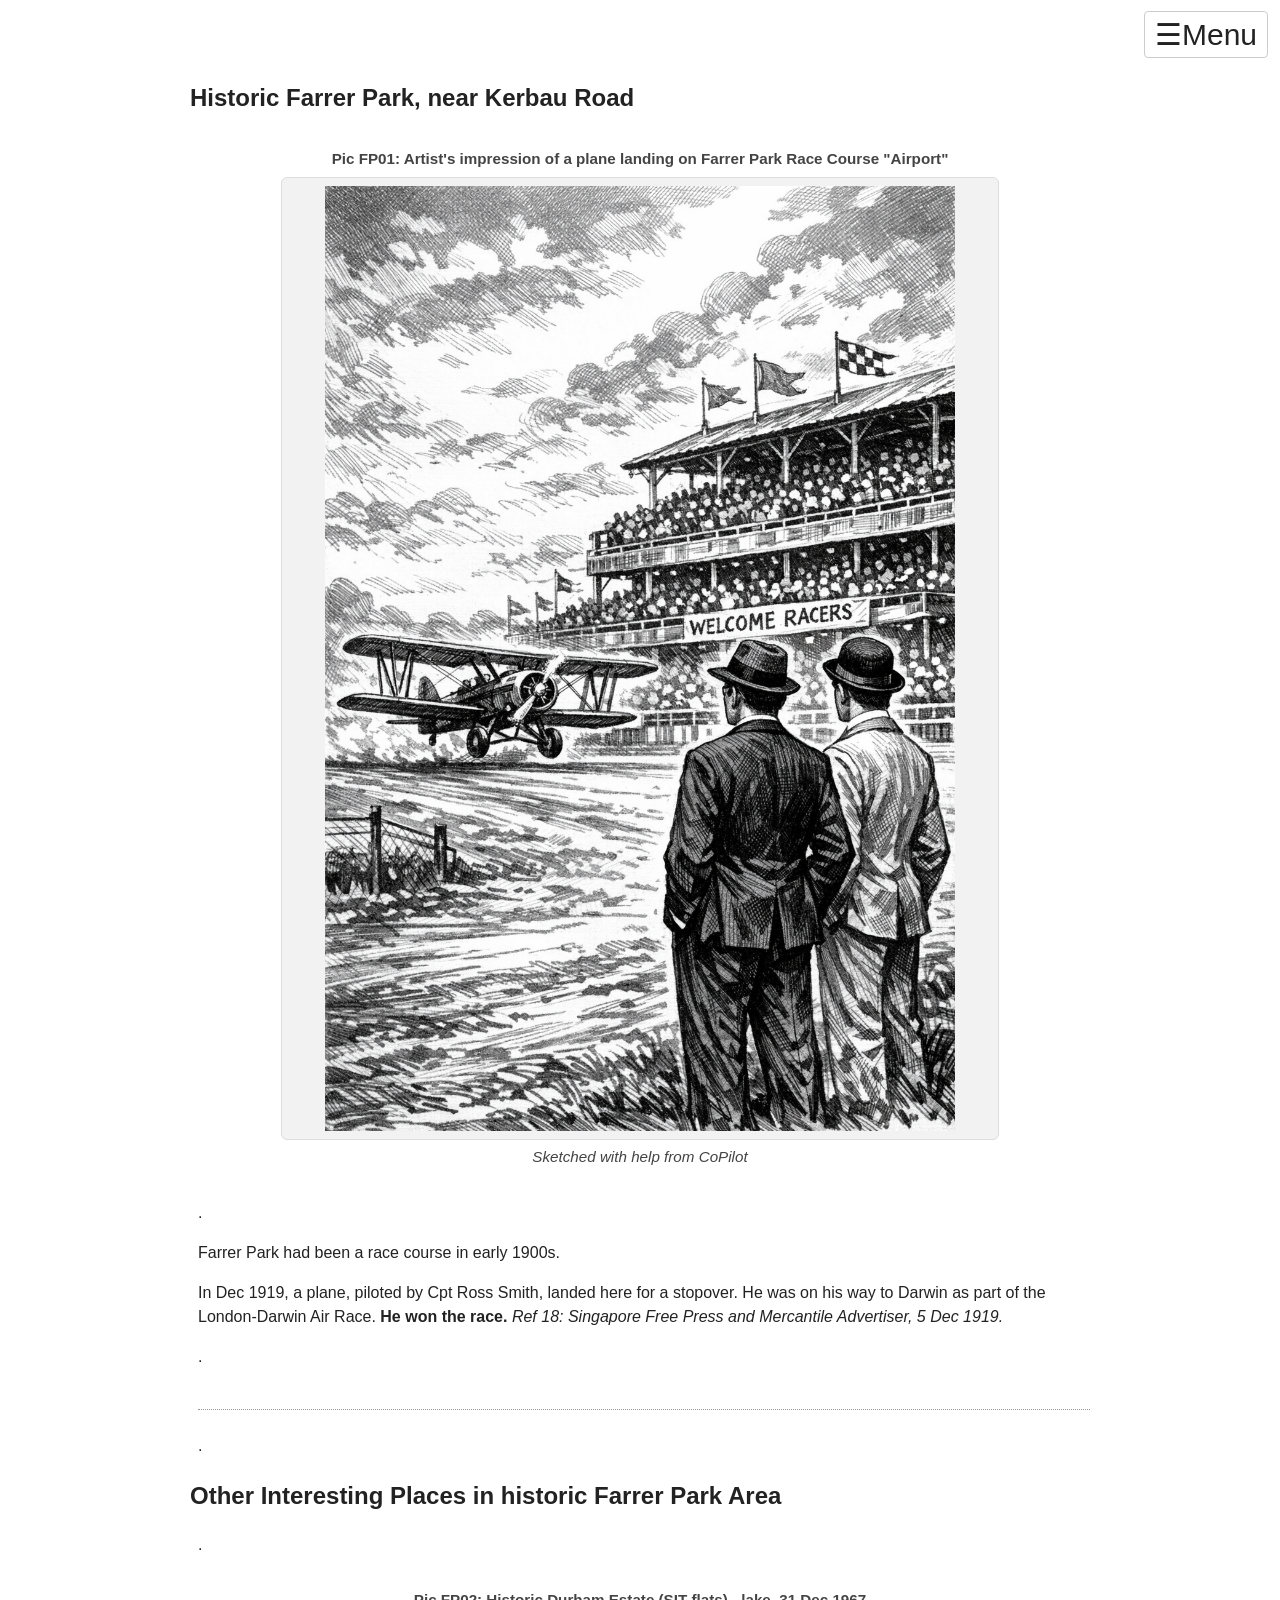
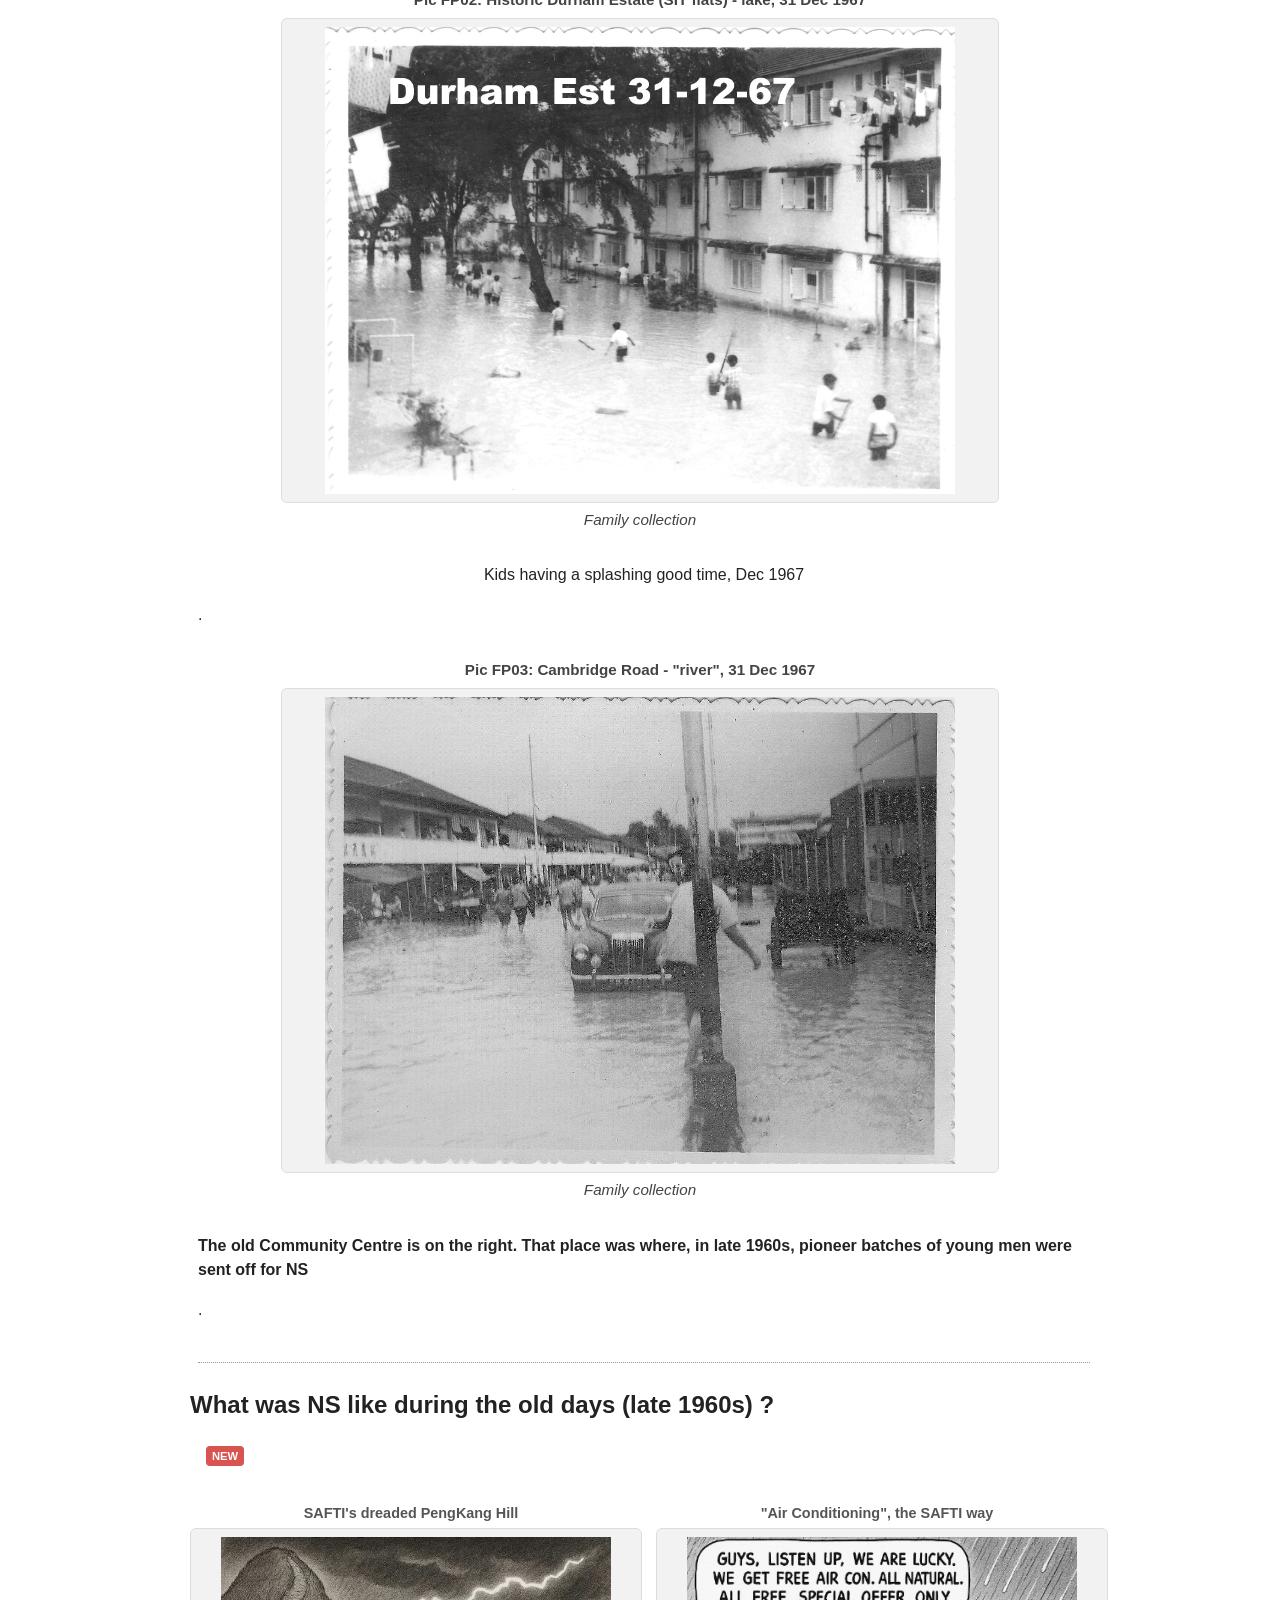
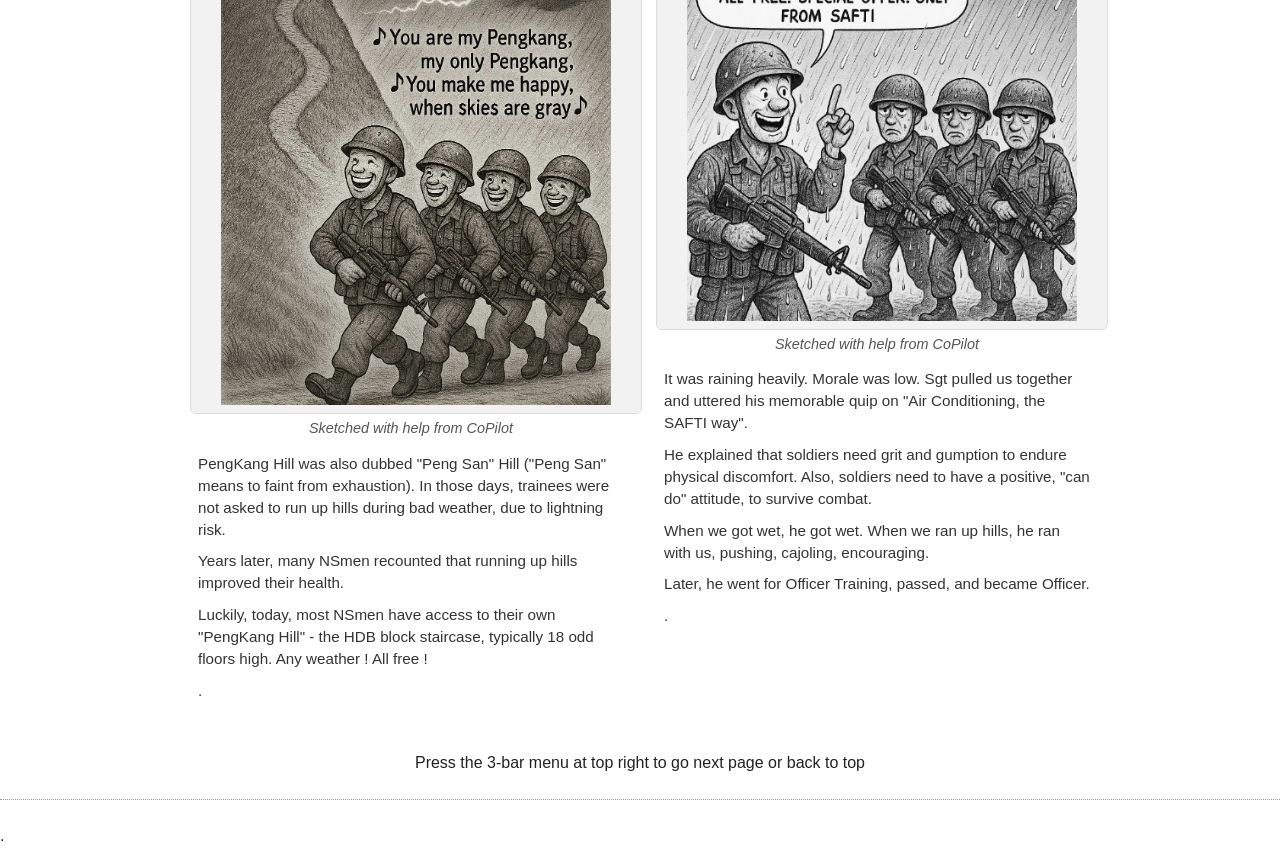
<file: story2.html>
<!DOCTYPE html>
<html lang="en">
<head>
    <meta charset="UTF-8">
    <meta name="viewport" content="width=device-width, initial-scale=1.0">
    <title>Farrer Park and NS</title>

    <!-- Shared CSS -->
    <link rel="stylesheet" href="style.css">
   
</head>

<body>

<!-- 🔹 Pinned Top‑Right Hamburger Menu -->
<div class="hamburger-wrapper fixed-hamburger">
  <input type="checkbox" id="hamburger-toggle">
  <label for="hamburger-toggle" class="hamburger-icon">&#9776;Menu</label>

  <div class="hamburger-panel">
    <a href="index.html">Pg1: TTN Home Page</a>
    <a href="story3.html">Pg2: Ghosts ?  and More Heritage Photos</a>
    <a href="story2.html">Pg3: Farrer Park area and pioneer NS</a>
    <a href="index-UK.html">Pg4: Self Drive UK Trip, early 1980s</a>
    <!-- Add more links later if needed -->
  </div>
</div>
<!-- 🔹 Main Story Content -->
<div class="story-container">
    <div class="section">
       <h2><strong>Historic Farrer Park, near Kerbau Road</strong></h2>
  
       <figure class="figure-block">
           <figcaption class="caption-large"><strong>
            Pic FP01: Artist's impression of a plane landing on Farrer Park Race Course "Airport"
            </strong>
            </figcaption>
            <div class="img-frame">
              <img src="img1/biplane.png" alt="Biplane landing at Farrer Park">
            </div>
            <figcaption class="caption-large">
               <em>Sketched with help from CoPilot</em>
            </figcaption>
     </figure>  
  <p>.</p>
  
<p> Farrer Park had been a race course in early 1900s.</p>
<p> In Dec 1919, a plane, piloted by Cpt Ross Smith, landed here for a stopover. He was on his way to Darwin as part of the London-Darwin Air Race. <strong>He won the race.</strong><em>  Ref 18: Singapore Free Press and Mercantile Advertiser, 5 Dec 1919.</em></p>
<p>.</p>
     </div> <!-- End of section -->

<p class="dotted-divider"</p>
<p>.</p>
    <div class="section">
     <h2><strong>Other Interesting Places in historic Farrer Park Area</strong></h2>
<p>.</p>
      <figure class="figure-block">
            <figcaption class="caption-large"><strong>
            Pic FP02: Historic Durham Estate (SIT flats) - lake, 31 Dec 1967</strong>
            </figcaption>

            <div class="img-frame">
              <img src="img1/DurEstFlood.jpg" alt="Flood at Old Durham Estate, 31 Dec 1967">
             </div>
            <figcaption class="caption-large">
               <em>Family collection</em>
            </figcaption>
     </figure>  
  <p class="center-text">Kids having a splashing good time, Dec 1967</p>
<p>.</p>
    <figure class="figure-block">
        <figcaption class="caption-large"><strong>
            Pic FP03: Cambridge Road - "river", 31 Dec 1967</strong>
       </figcaption>

       <div class="img-frame">
          <img src="img1/CambridgeRd.jpg" alt="Flood at Cambridge Road, 31 Dec 1967">
       </div>
       <figcaption class="caption-large">
          <em>Family collection</em>
        </figcaption>
     </figure>  
  <p><strong>The old Community Centre is on the right. That place was where, in late 1960s, pioneer batches of young men were sent off for NS </strong></p>
<p>.</p>
   </div><!-- End Section -->

<p class="dotted-divider"></p>

  <div class="Section">
   <h2>What was NS like during the old days (late 1960s) ?</h2>
     <p class="new-item">
    <div class="two-pics-news">
       <div class="news-pic-box">
           <div class="news-caption-top"><strong>SAFTI's dreaded PengKang Hill</strong></div>
           <div class="news-img-frame">
              <img src="img2/pengkang.jpg" alt="SAFTI's dreaded PengKang Hill">
           </div>
  <div class="news-caption-bottom"><em>Sketched with help from CoPilot</em></div>

       <div class="news-text">
      <p>PengKang Hill was also dubbed "Peng San" Hill ("Peng San" means to faint from exhaustion). In those days, trainees were not asked to run up hills during bad weather, due to lightning risk.</p>
      <p>Years later, many NSmen recounted that running up hills improved their health.</p>
      <p>Luckily, today, most NSmen have access to their own "PengKang Hill" - the HDB block staircase, typically 18 odd floors high. Any weather ! All free !</p>
      <p>.</p>
      </div> <!--  end of News text -->
     </div> <!-- End of news pic box -->

      <div class="news-pic-box">
         <div class="news-caption-top"><strong>"Air Conditioning", the SAFTI way</strong></div>
         <div class="news-img-frame">
             <img src="img2/Safti-aircon_1.jpg" alt="Air-conditioning, SAFTI way">
         </div>
        <div class="news-caption-bottom"><em>Sketched with help from CoPilot</em></div>
        <div class="news-text">  
      <p>It was raining heavily. Morale was low. Sgt pulled us together and uttered his memorable quip on "Air Conditioning, the SAFTI way".</p>
      <p>He explained that soldiers need grit and gumption to endure physical discomfort. Also, soldiers need to have a positive, "can do" attitude, to survive combat.</p>
      <p>When we got wet, he got wet. When we ran up hills, he ran with us, pushing, cajoling, encouraging.</p>
     <p>Later, he went for Officer Training, passed, and became Officer.</p>
      <p>.</p>
    </div> <!-- End of news text  -->
  </div>  <!-- End of news pic box -->
</div><!-- End of 2 pics news -->
</div> <!-- End section -->
</div> <!-- End of Story Container -->

  <p class="center-text">Press the 3-bar menu at top right to go next page or back to top</p>
  <p class="dotted-divider"></p>
  <p>.</p>
</body>
</html>
</file>
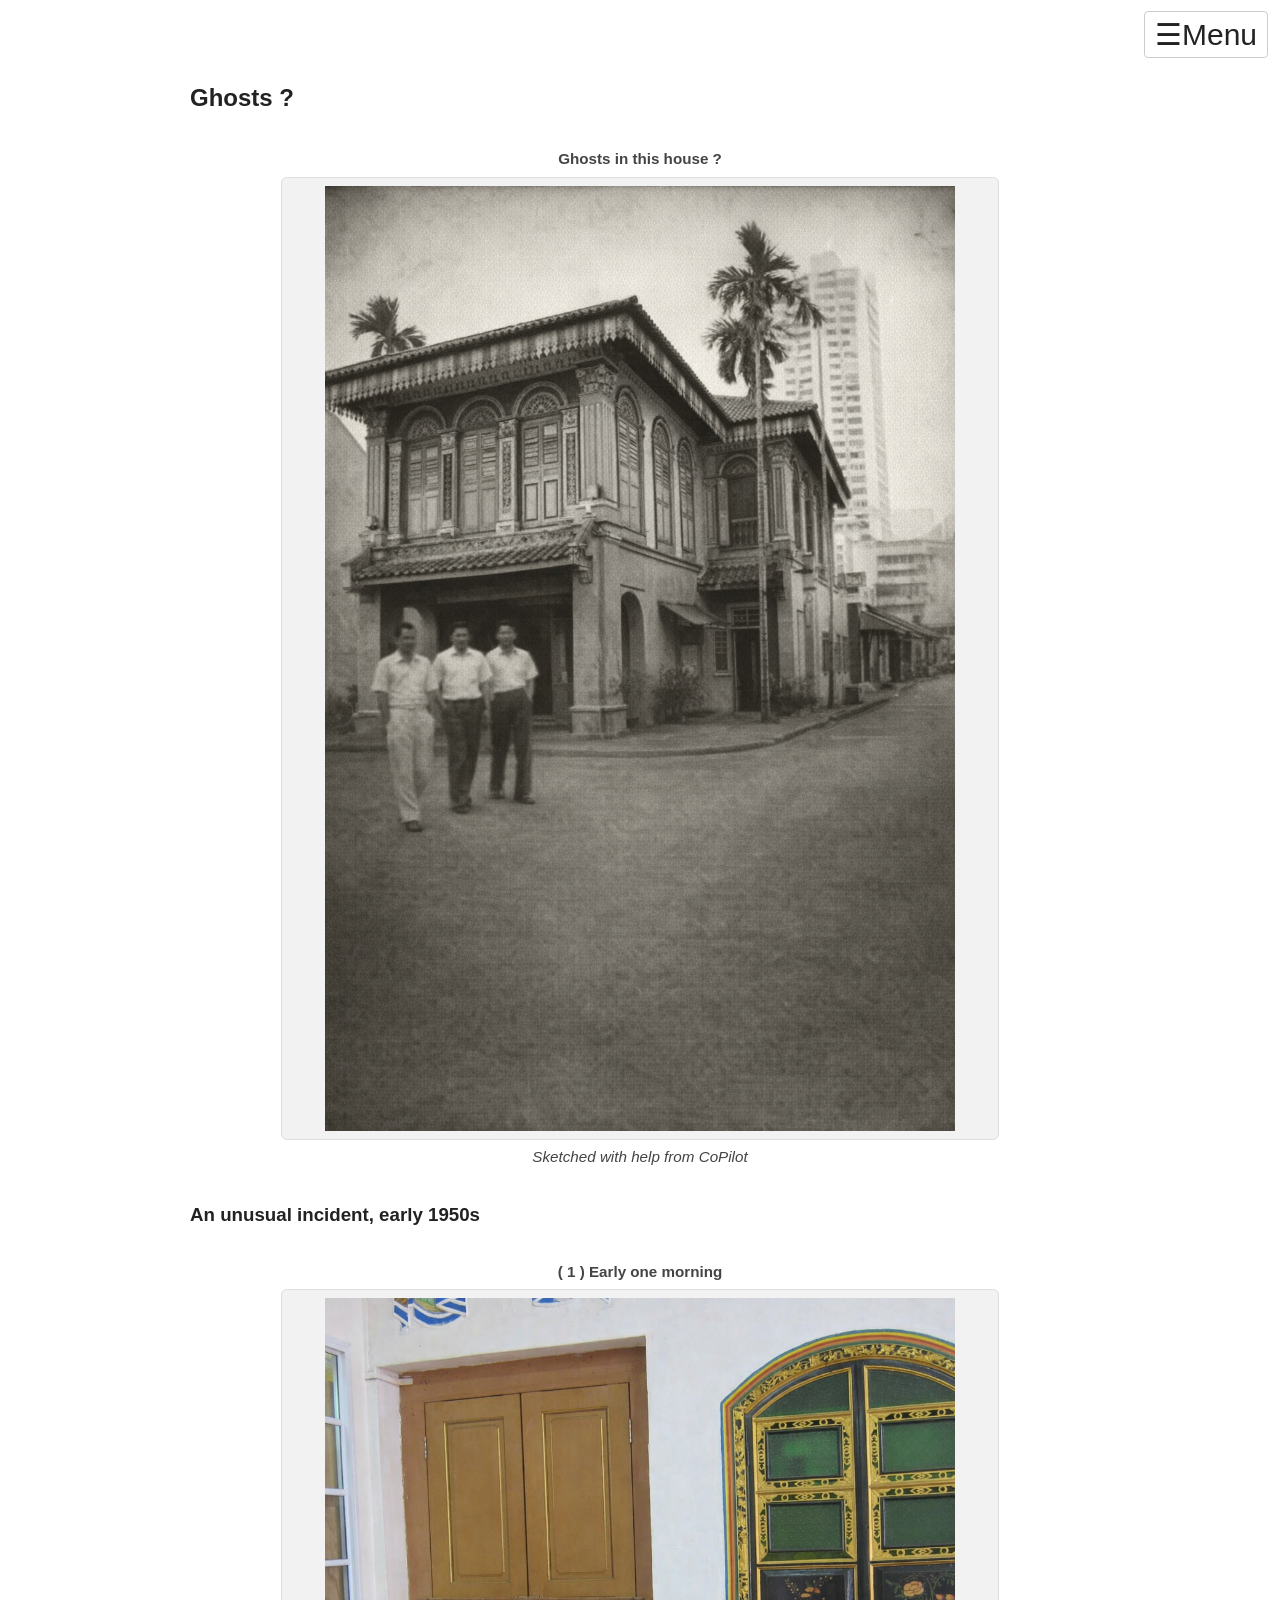
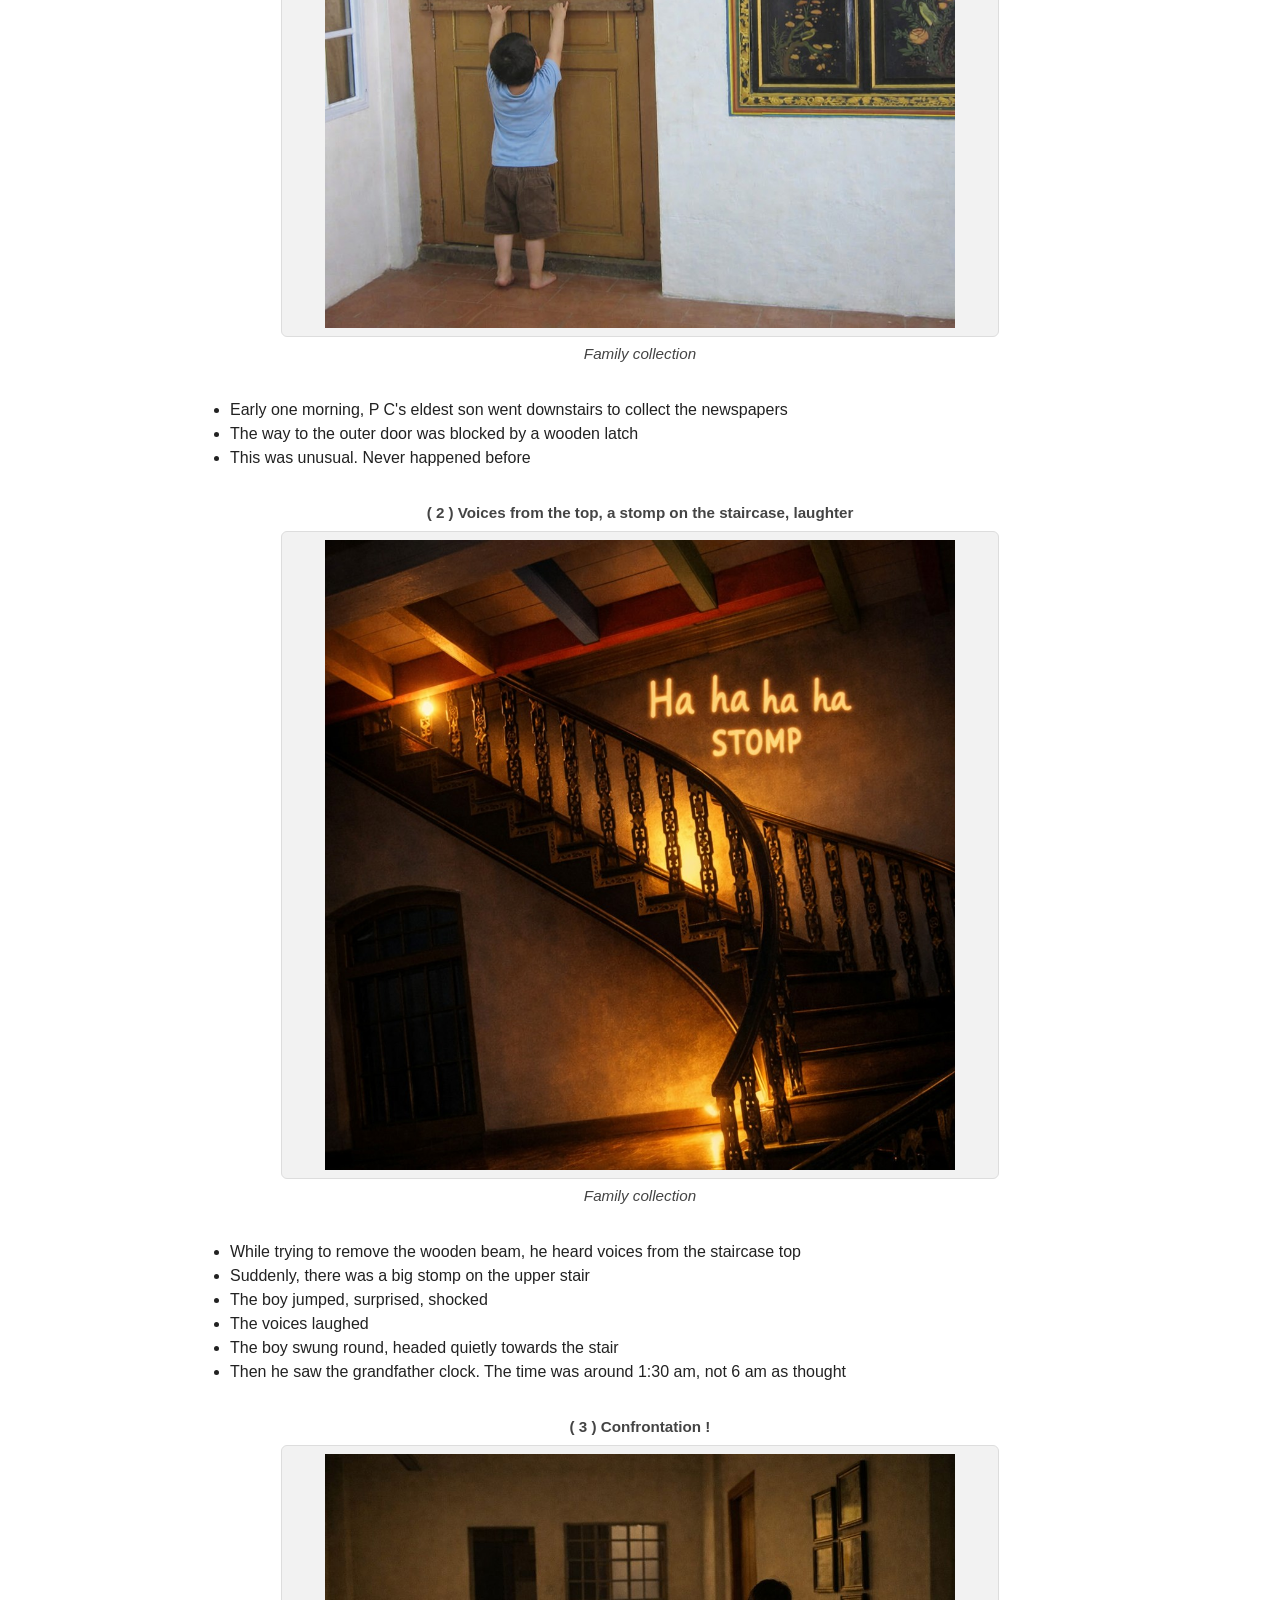
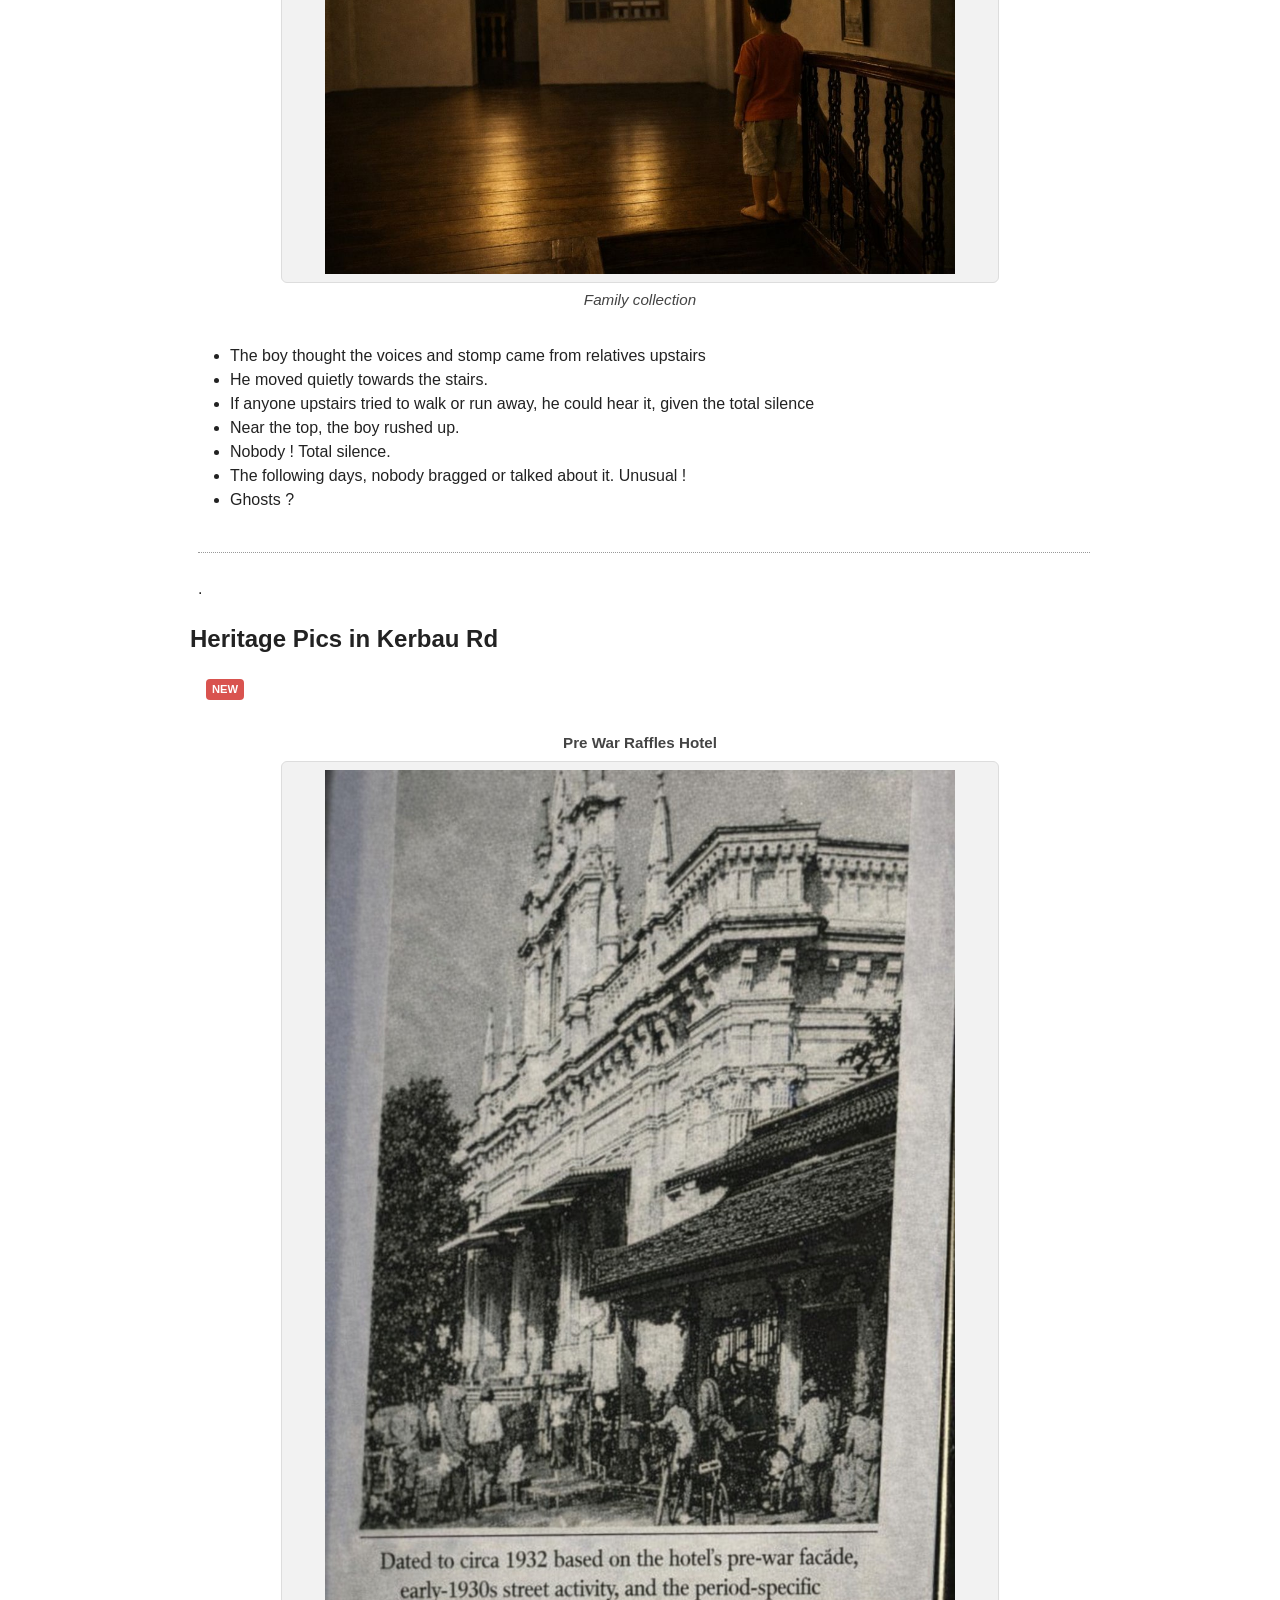
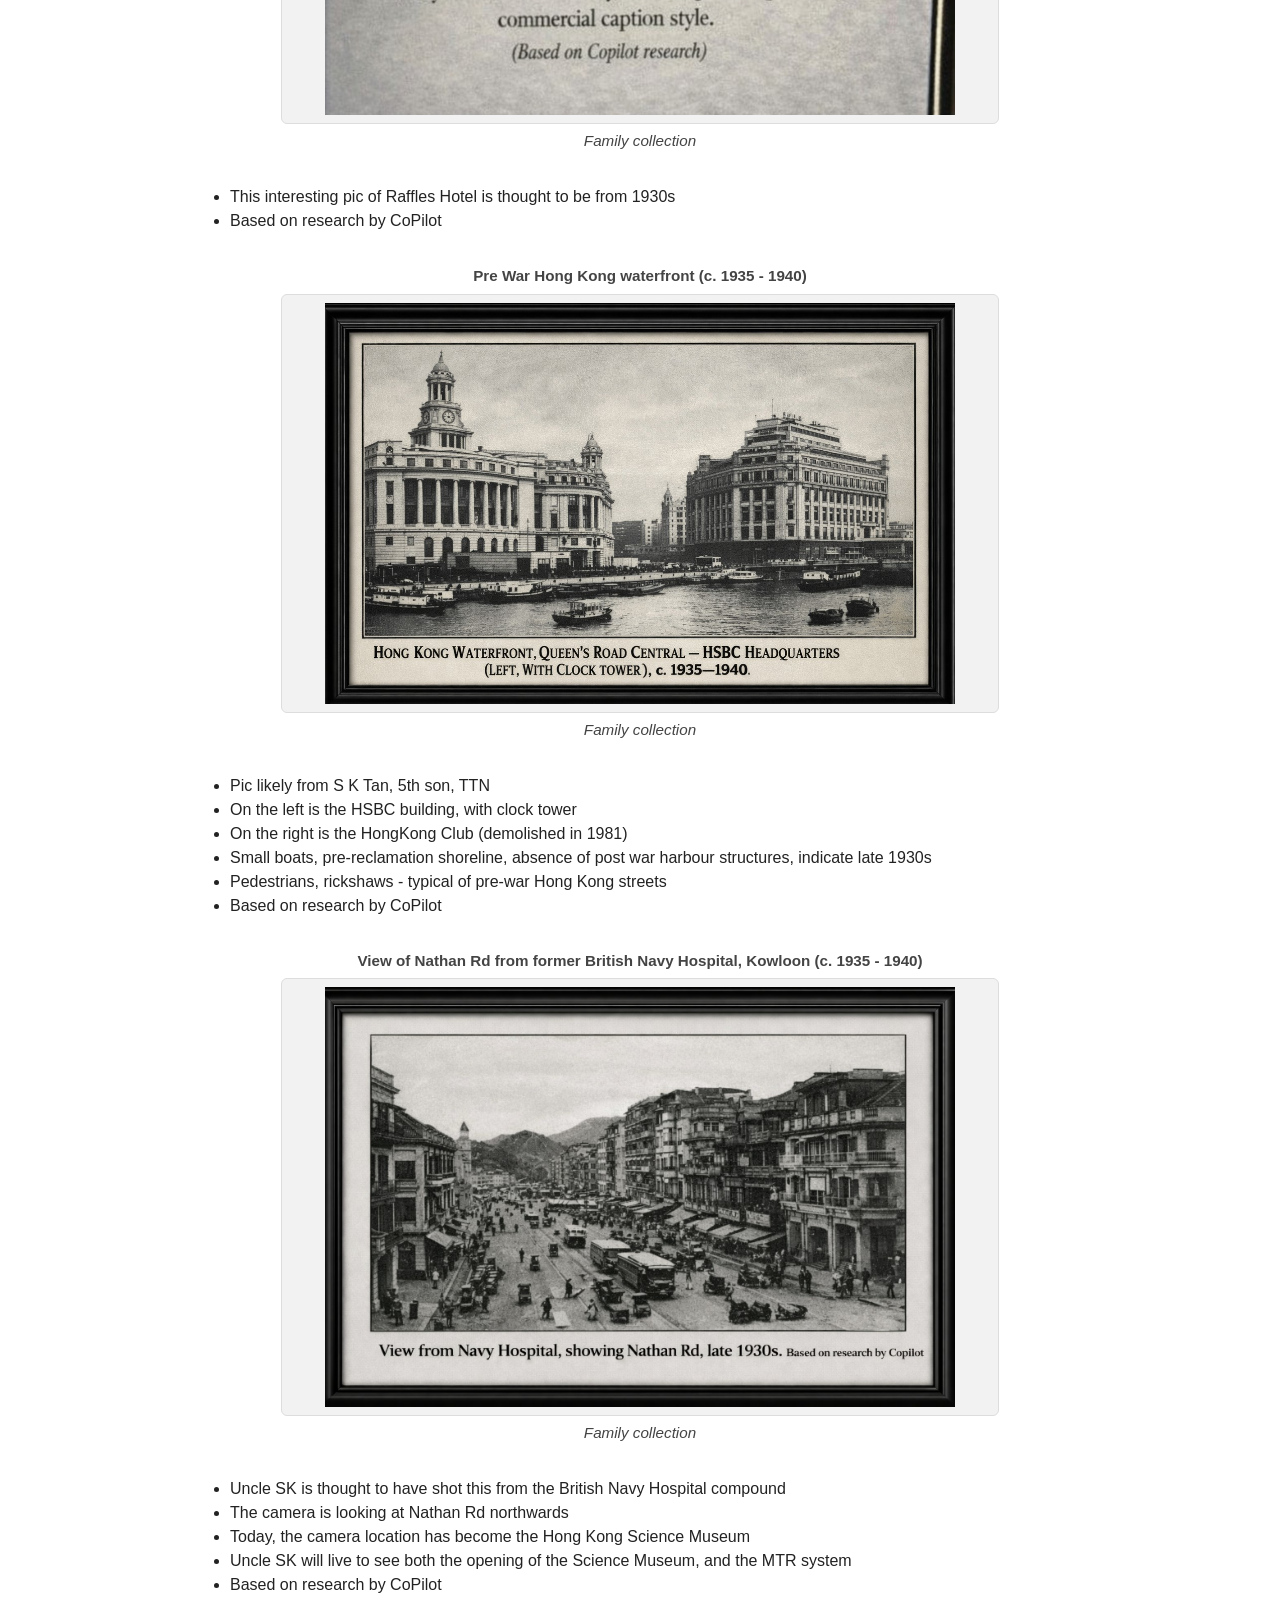
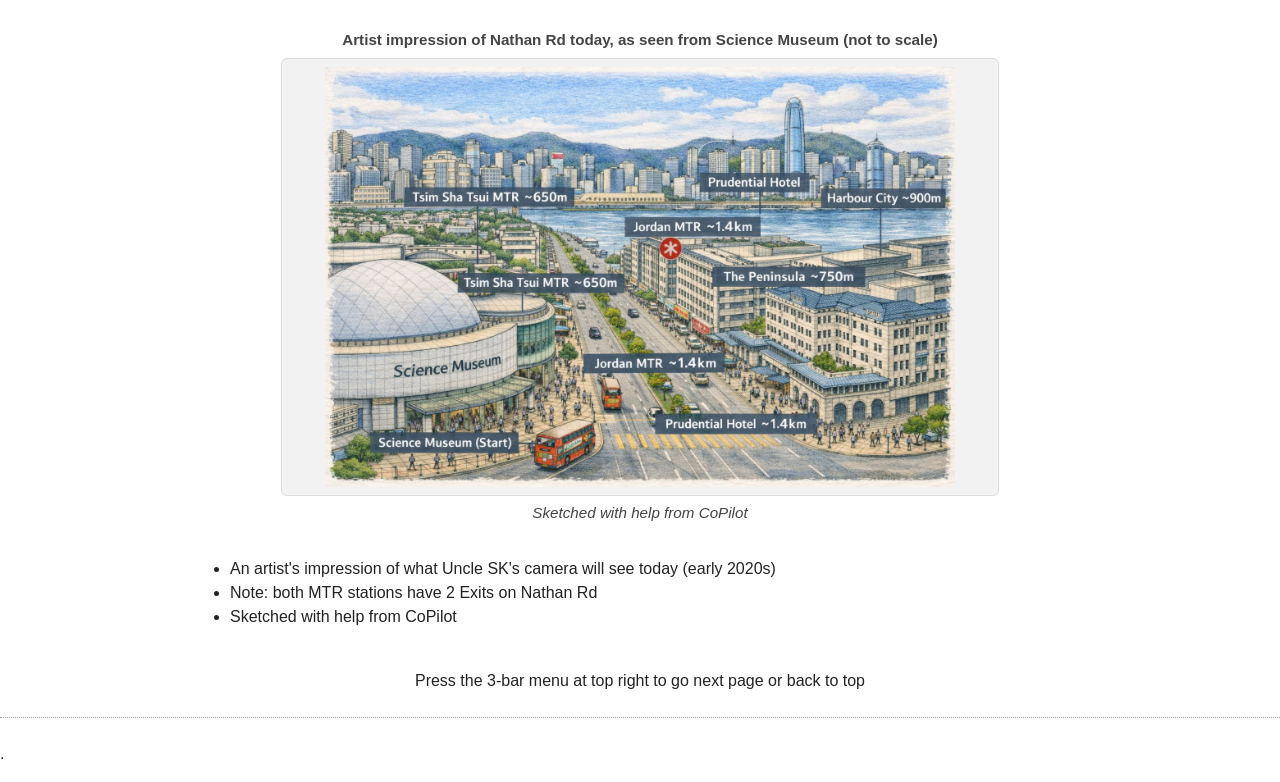
<file: story3.html>
<!DOCTYPE html>
<html lang="en">
<head>
    <meta charset="UTF-8">
    <meta name="viewport" content="width=device-width, initial-scale=1.0">
    <title>Farrer Park and NS</title>

    <!-- Shared CSS -->
    <link rel="stylesheet" href="style.css">
   
</head>

<body>

<!-- 🔹 Pinned Top‑Right Hamburger Menu -->
<div class="hamburger-wrapper fixed-hamburger">
  <input type="checkbox" id="hamburger-toggle">
  <label for="hamburger-toggle" class="hamburger-icon">&#9776;Menu</label>

  <div class="hamburger-panel">
    <a href="index.html">Pg1: TTN Home Page</a>
    <a href="story3.html">Pg2: Ghosts ?  and More Heritage Photos</a>
    <a href="story2.html">Pg3: Farrer Park area and pioneer NS</a>
    <a href="index-UK.html">Pg4: Self Drive UK Trip, early 1980s</a>
    <!-- Add more links later if needed -->
  </div>
</div>
<!-- 🔹 Main Story Content -->
<div class="story-container">
    <div class="section">
       <h2><strong>Ghosts ?</strong></h2>
  
       <figure class="figure-block">
           <figcaption class="caption-large"><strong>
            Ghosts in this house ?
            </strong>
            </figcaption>
            <div class="img-frame">
              <img src="img1/KerbauRd5.png" alt="House of Tan Tang Niah">
            </div>
            <figcaption class="caption-large">
               <em>Sketched with help from CoPilot</em>
            </figcaption>
     </figure>  
  <h3><strong>An unusual incident, early 1950s</strong></h3>
 <figure class="figure-block">
            <figcaption class="caption-large"><strong>
            ( 1 ) Early one morning</strong>
            </figcaption>
            <div class="img-frame">
              <img src="img3/gh-1.jpg" alt="pic 1">
             </div>
            <figcaption class="caption-large">
               <em>Family collection</em>
            </figcaption>
     </figure>  
     <ul>
        <li>Early one morning, P C's eldest son went downstairs to collect the newspapers</li>
        <li>The way to the outer door was blocked by a wooden latch</li>
        <li>This was unusual. Never happened before</li>
     </ul>

<figure class="figure-block">
            <figcaption class="caption-large"><strong>
            ( 2 ) Voices from the top, a stomp on the staircase, laughter</strong>
            </figcaption>
            <div class="img-frame">
              <img src="img3/gh-2.jpg" alt="pic 2">
             </div>
            <figcaption class="caption-large">
               <em>Family collection</em>
            </figcaption>
     </figure>  
     <ul>
        <li>While trying to remove the wooden beam, he heard voices from the staircase top</li>
        <li>Suddenly, there was a big stomp on the upper stair</li>
        <li>The boy jumped, surprised, shocked</li>
        <li>The voices laughed</li>
        <li>The boy swung round, headed quietly towards the stair</li>
        <li>Then he saw the grandfather clock. The time was around 1:30 am, not 6 am as thought</li>
     </ul> 
 
<figure class="figure-block">
            <figcaption class="caption-large"><strong>
            ( 3 ) Confrontation !</strong>
            </figcaption>
            <div class="img-frame">
              <img src="img3/gh-3e.jpg" alt="pic 3">
             </div>
            <figcaption class="caption-large">
               <em>Family collection</em>
            </figcaption>
     </figure>  
     <ul>
        <li>The boy thought the voices and stomp came from relatives upstairs</li>
        <li>He moved quietly towards the stairs.</li>
        <li>If anyone upstairs tried to walk or run away, he could hear it, given the total silence</li>
        <li>Near the top, the boy rushed up.</li>
        <li>Nobody ! Total silence.</li>
        <li>The following days, nobody bragged or talked about it. Unusual !</li>
        <li>Ghosts ?</li>
     </ul> 
     </div> <!-- End of section -->

<p class="dotted-divider"</p>
<p>.</p>

  <div class="Section">
   <h2><strong>Heritage Pics in Kerbau Rd</strong></h2>
     <p class="new-item">
<figure class="figure-block">
            <figcaption class="caption-large"><strong>
             Pre War Raffles Hotel</strong>
            </figcaption>
            <div class="img-frame">
              <img src="img3/raffles-hotel3.jpg" alt="pre war raffles hotel">
             </div>
            <figcaption class="caption-large">
               <em>Family collection</em>
            </figcaption>
     </figure>  
     <ul>
        <li>This interesting pic of Raffles Hotel is thought to be from 1930s</li>
        <li>Based on research by CoPilot</li>
     </ul> 

<figure class="figure-block">
            <figcaption class="caption-large"><strong>
             Pre War Hong Kong waterfront (c. 1935 - 1940)</strong>
            </figcaption>
            <div class="img-frame">
              <img src="img3/HK-HSBC.jpg" alt="pre war Hong Kong waterfront">
             </div>
            <figcaption class="caption-large">
               <em>Family collection</em>
            </figcaption>
     </figure>  
     <ul>
        <li>Pic likely from S K Tan, 5th son, TTN</li>
        <li>On the left is the HSBC building, with clock tower</li>
        <li>On the right is the HongKong Club (demolished in 1981)</li>
        <li>Small boats, pre-reclamation shoreline, absence of post war harbour structures, indicate late 1930s</li>
        <li>Pedestrians, rickshaws - typical of pre-war Hong Kong streets</li>
        <li>Based on research by CoPilot</li>
     </ul> 

<figure class="figure-block">
            <figcaption class="caption-large"><strong>
             View of Nathan Rd from former British Navy Hospital, Kowloon (c. 1935 - 1940)</strong>
            </figcaption>
            <div class="img-frame">
              <img src="img3/nathan-rd.jpg" alt="View from Navy Hospital, Kowloon">
             </div>
            <figcaption class="caption-large">
               <em>Family collection</em>
            </figcaption>
     </figure>  
     <ul>
        <li>Uncle SK is thought to have shot this from the British Navy Hospital compound</li>
        <li>The camera is looking at Nathan Rd northwards</li>
        <li>Today, the camera location has become the Hong Kong Science Museum</li>
        <li>Uncle SK will live to see both the opening of the Science Museum, and the MTR system</li>
        <li>Based on research by CoPilot</li>
     </ul> 


<figure class="figure-block">
            <figcaption class="caption-large"><strong>
             Artist impression of Nathan Rd today, as seen from Science Museum (not to scale)</strong>
            </figcaption>
            <div class="img-frame">
              <img src="img3/nathan-rd-draw3.jpg" alt="Sketch of View from Science Museum, Kowloon">
             </div>
            <figcaption class="caption-large">
               <em>Sketched with help from CoPilot</em>
            </figcaption>
     </figure>  
     <ul>
        <li>An artist's impression of what Uncle SK's camera will see today  (early 2020s)</li>
        <li>Note: both MTR stations have 2 Exits on Nathan Rd</li>
        <li>Sketched with help from CoPilot</li>
     </ul> 


</div> <!-- End section -->
</div> <!-- End of Story Container -->

  <p class="center-text">Press the 3-bar menu at top right to go next page or back to top</p>
  <p class="dotted-divider"></p>
  <p>.</p>
</body>
</html>
</file>
<file: style.css>
/* ============================================================
   GLOBAL BASE STYLES
   ============================================================ */

body {
    font-family: Arial, sans-serif;
    margin: 0;
    padding: 0;
    line-height: 1.5;
    background: #fff;
    color: #222;
}

.story-container {
    max-width: 900px;
    margin: 80px auto 40px auto;
    padding: 0 16px;
}

/* Soft left margin for text blocks */
.story-container p,
.story-container .caption-top,
.story-container .caption-bottom,
.story-container .news-caption-top,
.story-container .news-caption-bottom,
.story-container .pic-comment,
.story-container .news-text,
.story-container .one-pic-right,
.story-container .grid-side-by-side div {
    margin-left: 8px;
}

.section {
    margin-bottom: 2.5rem;
}

/* ============================================================
   GLOBAL IMAGE FRAME (SINGLE PIC)
   ============================================================ */

.img-frame {
    width: 100%;
    max-width: 700px;
    margin: 0 auto;
    background: #f2f2f2;
    border: 1px solid #ddd;
    border-radius: 6px;
    padding: 0.5rem;
    display: flex;
    justify-content: center;
    align-items: center;
}

.img-frame img {
    max-width: 85%;
    height: auto;
    object-fit: contain;
}

/* Figure block formatting */
.figure-block {
    text-align: center;
    margin: 2rem 0;
}

.caption-large {
    font-size: 0.95rem;
    margin: 6px 0;
    color: #444;
}

/* ============================================================
   ONE-PIC LOGO LAYOUT (IMAGE LEFT, TEXT RIGHT)
   ============================================================ */

.one-pic-row {
    display: flex;
    gap: 1.5rem;
    align-items: center;
    margin: 2rem 0;
}

.one-pic-left {
    flex: 0 0 220px;
    text-align: center;
}

.one-pic-left .img-frame {
    max-width: 220px;
}

.one-pic-right {
    flex: 1;
    text-align: left;
}

.one-pic-caption-top,
.one-pic-caption-bottom {
    font-size: 0.9rem;
    color: #555;
    margin: 4px 0;
}

@media (max-width: 600px) {
    .one-pic-row {
        flex-direction: column;
        text-align: center;
    }
    .one-pic-right {
        text-align: center;
    }
}

/* ============================================================
   GRID SIDE-BY-SIDE (LOGO + TEXT)
   ============================================================ */

.grid-side-by-side {
    display: flex;
    align-items: center;
    gap: 1.5rem;
    margin: 2rem 0;
}

.grid-side-by-side.small-image img {
    width: 160px;
    max-width: 100%;
    border-radius: 6px;
    border: 1px solid #ddd;
    padding: 4px;
    background: #f2f2f2;
}

.grid-side-by-side div {
    flex: 1;
    text-align: left;
    font-size: 0.95rem;
    line-height: 1.45;
    color: #333;
}

@media (max-width: 600px) {
    .grid-side-by-side {
        flex-direction: column;
        text-align: center;
    }
    .grid-side-by-side div {
        text-align: center;
    }
}

/* ============================================================
   TWO-PICS LAYOUT (MERGED: OLD + NEWSPAPER)
   ============================================================ */

.two-pics-row,
.two-pics-news {
    display: flex;
    gap: 2rem;
    justify-content: center;
    align-items: flex-start;
    margin: 2rem 0;
}

.pic-box,
.news-pic-box {
    flex: 1;
    max-width: 50%;
    text-align: center;
}

/* Captions (shared) */
.caption-top,
.caption-bottom,
.news-caption-top,
.news-caption-bottom {
    font-size: 0.9rem;
    margin: 4px 0;
    color: #555;
}

/* Image frames (shared) */
.news-img-frame,
.img-frame {
    width: 100%;
    background: #f2f2f2;
    border: 1px solid #ddd;
    border-radius: 6px;
    padding: 0.5rem;
    display: flex;
    justify-content: center;
    align-items: center;
}

.news-img-frame img,
.img-frame img {
    max-width: 90%;
    height: auto;
    object-fit: contain;
}

/* Text under pictures */
.pic-comment,
.news-text p {
    text-align: left;
    margin: 0.6rem 0;
    font-size: 0.95rem;
    line-height: 1.45;
    color: #333;
}

.news-text {
    margin-top: 0.8rem;
}

/* Mobile stacking */
@media (max-width: 600px) {
    .two-pics-row,
    .two-pics-news {
        flex-direction: column;
    }
    .pic-box,
    .news-pic-box {
        max-width: 100%;
    }
}

/* ============================================================
   HAMBURGER MENU (PINNED TOP RIGHT)
   ============================================================ */

.fixed-hamburger {
    position: fixed;
    top: 12px;
    right: 12px;
    z-index: 3000;
}

#hamburger-toggle {
    display: none;
}

.hamburger-icon {
    font-size: 30px;
    cursor: pointer;
    user-select: none;
    padding: 6px 10px;
    border-radius: 4px;
    background : #fff;
    border: 1px solid #ccc;
}

.hamburger-panel {
    display: none;
    position: absolute;
    top: 45px;
    right: 0;
    background: #333;
    border: 1px solid #555;
    min-width: 180px;
    box-shadow: 0 2px 6px rgba(0,0,0,0.15);
    padding: 10px 0;
    border-radius: 4px;
}

.hamburger-panel a {
    display: block;
    padding: 12px 18px;
    text-decoration: none;
    color: #ffff00; /* bright yellow */
    font-size: 16px;
}


.hamburger-panel a:hover {
    background: #444;
    color: #ffff00;
}

#hamburger-toggle:checked ~ .hamburger-panel {
    display: block;
}

/* Center the entire table */
.family-table {
    margin: 0 auto;          /* centers the table */
    border-collapse: collapse;
    text-align: left;        /* keeps names aligned neatly */
}

/* Optional: spacing */
.family-table th,
.family-table td {
    padding: 6px 36px;
}

/* Center the column headers */
.family-table th {
    text-align: center;
    font-weight: bold;
}

/* Align daughters' names under the Daughters header */
.family-table td:nth-child(2) {
    text-align: center;
}

.center-text {
    text-align: center;
    margin: 12px 0;      /* optional: adds breathing space */
    line-height: 1.5;    /* optional: improves readability */
}

.dotted-divider {
    border: none;
    border-top: 1px dotted #999;
    margin: 24px 0;
}

.new-item::after {
    content: "NEW";
    display: inline-block;
    margin-left: 8px;
    padding: 2px 6px;
    font-size: 0.7em;
    font-weight: bold;
    color: white;
    background: #d9534f;   /* muted red */
    border-radius: 4px;
}

.text-blob {
    margin: 1.5rem 0;
}

/* Hidden checkbox */
.text-blob .blob-toggle {
    position: absolute;
    opacity: 0;
    pointer-events: none;
}

/* Summary paragraph (clickable) */
.text-blob .blob-summary {
    display: block;
    background: #f5f5f5;
    border: 1px solid #ddd;
    border-radius: 6px;
    padding: 1rem 1.25rem;
    margin-left: 8px;          /* matches your paragraph left margin */
    cursor: pointer;
    font-weight: 600;
    line-height: 1.45;
    position: relative;
    padding-right: 2.5rem;     /* space for chevron */
    color: #222;
}

/* Chevron icon */
.text-blob .blob-summary::after {
    content: "▾";
    position: absolute;
    right: 1rem;
    top: 1.1rem;
    font-size: 0.9rem;
    transition: transform 0.2s ease;
    color: #444;
}

/* Content area (hidden by default) */
.text-blob .blob-content {
    max-height: 0;
    overflow: hidden;
    transition: max-height 0.25s ease;
    padding: 0 1.25rem;
    margin-left: 8px;          /* aligns with your text blocks */
}

/* Expanded state */
.text-blob .blob-toggle:checked ~ .blob-content {
    max-height: 1800px;         /* large enough for multi-paragraph */
    padding-bottom: 0.75rem;
}

/* Rotate chevron when open */
.text-blob .blob-toggle:checked + .blob-summary::after {
    transform: rotate(180deg);
}



/* Keep at bottom  */
.hamburger-panel a:link,
.hamburger-panel a:visited,
.hamburger-panel a:hover,
.hamburger-panel a:active {
    color: #ffff00 !important;
}

.hamburger-panel {
    background: black !important;
}
</file>
